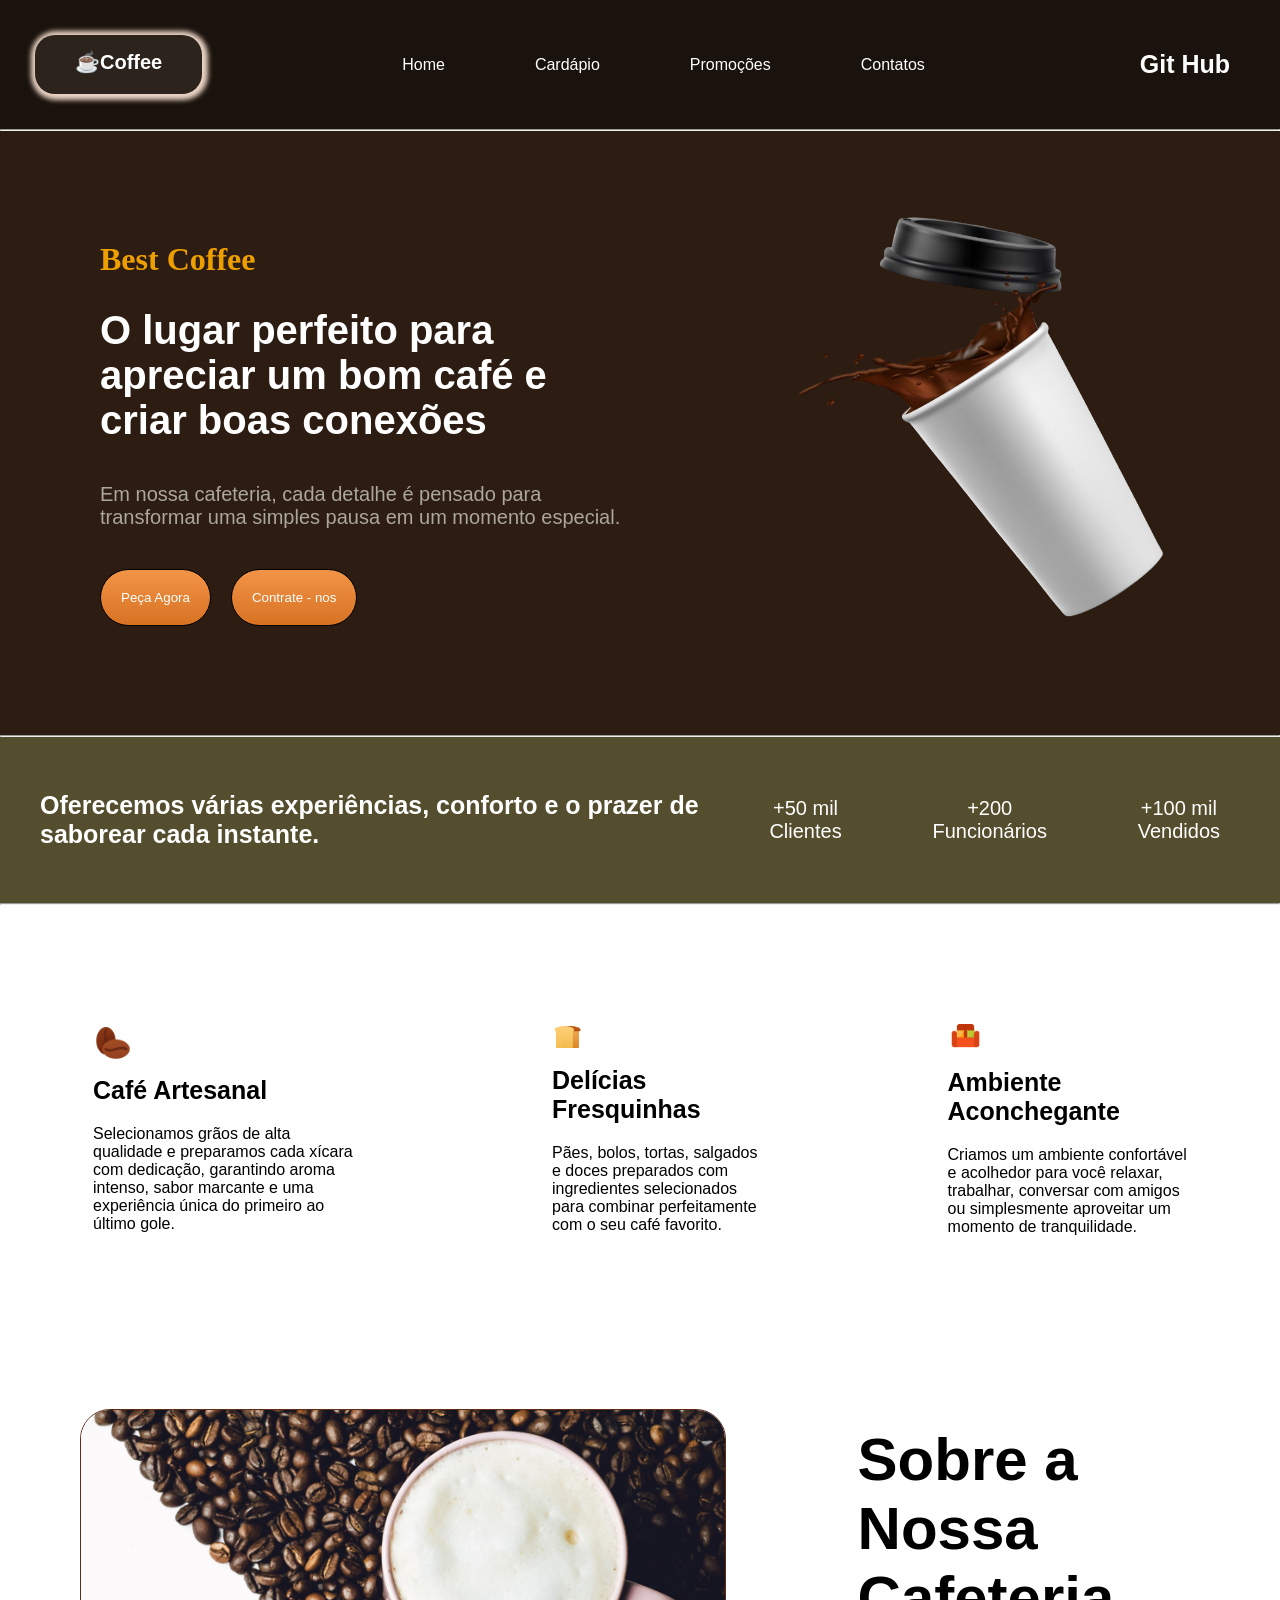
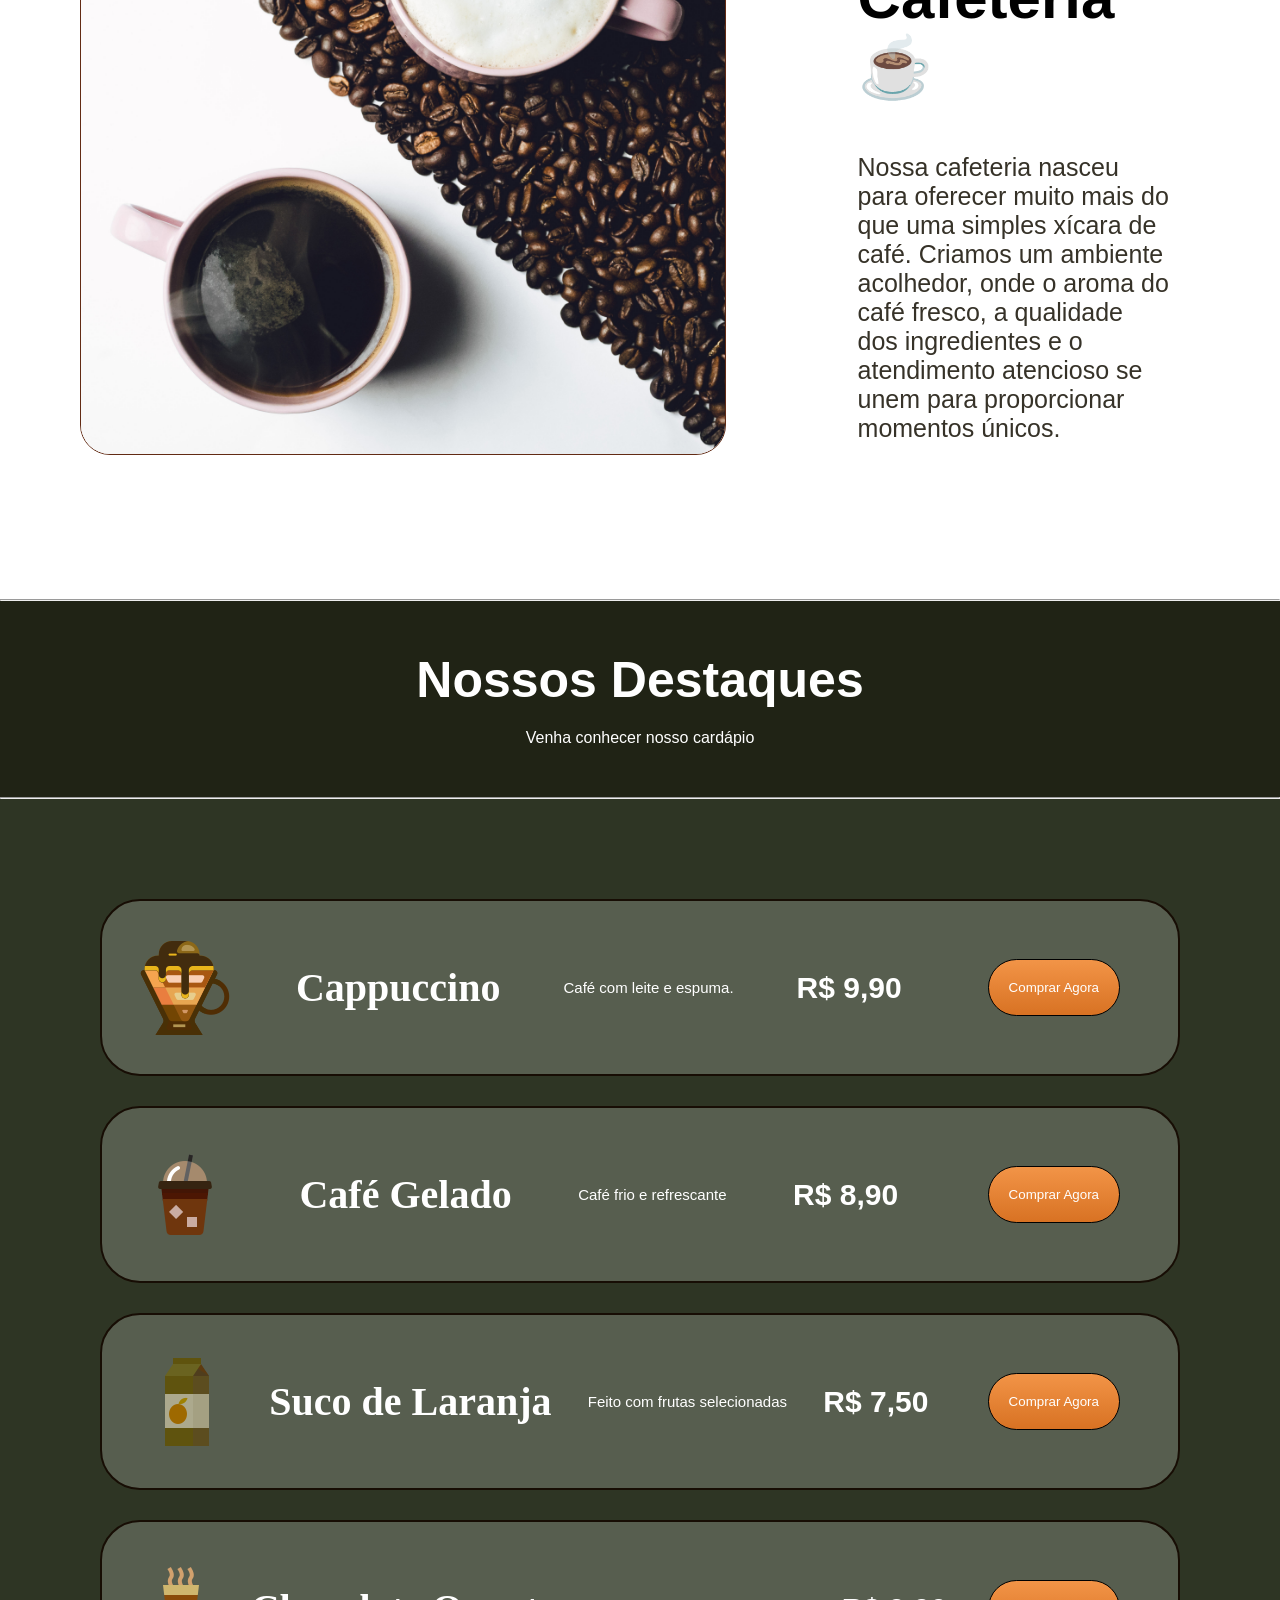
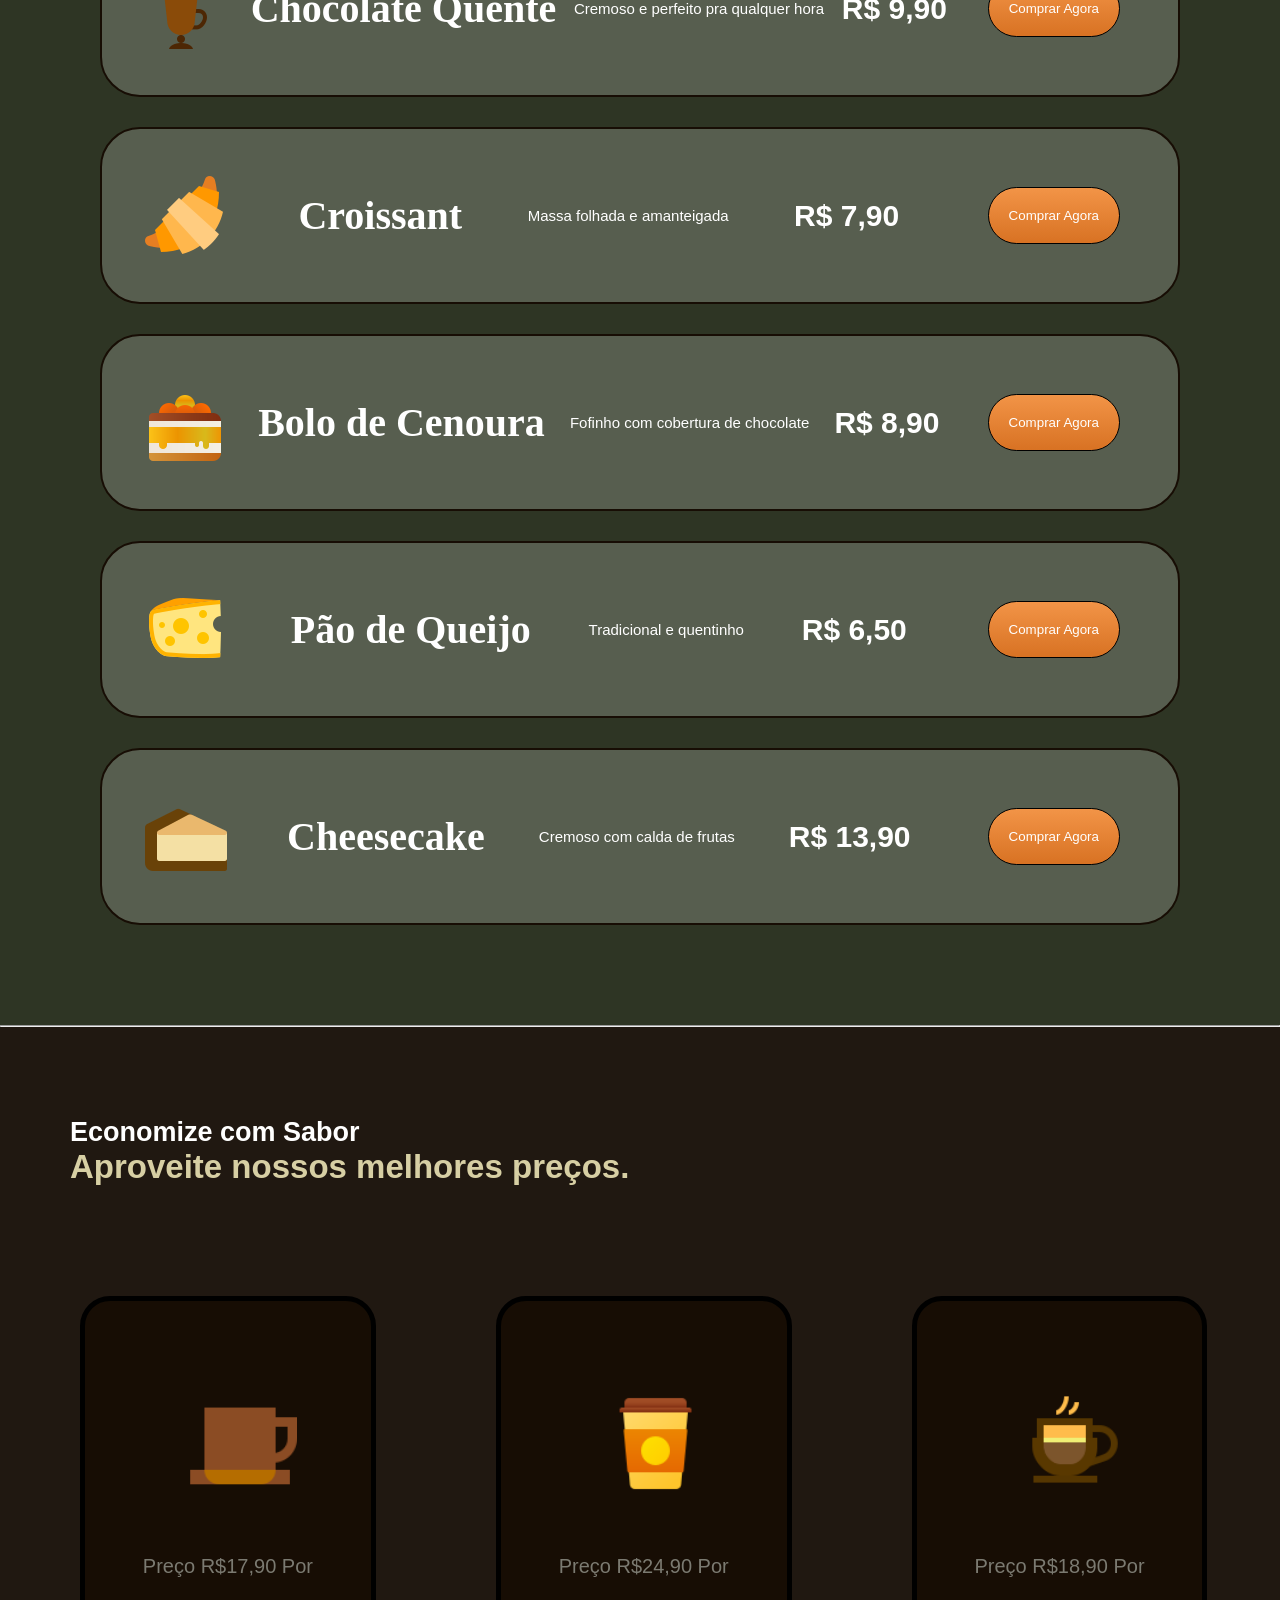
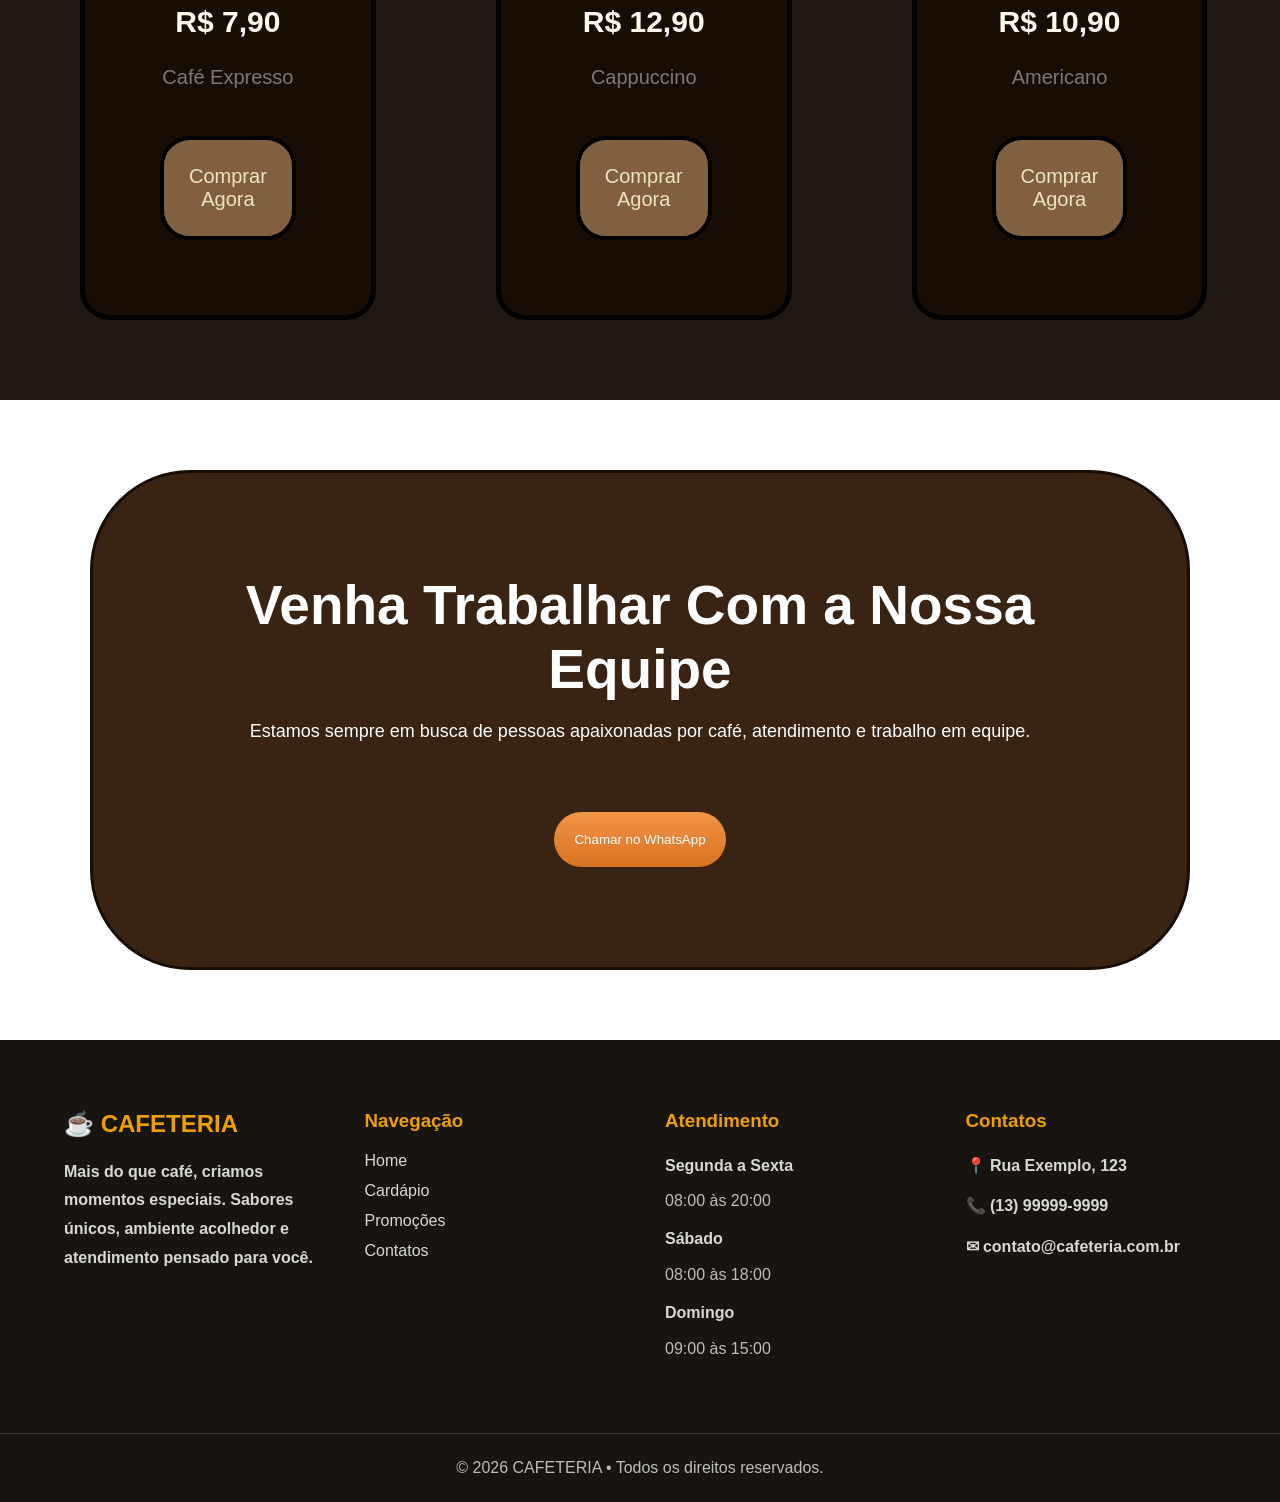
<file: Landing-Page-Cafeteria/Landing Page - Cafeteria 2/index.html>
<!DOCTYPE html>
<html lang="pt-BR">

<head>
    <meta charset="UTF-8">
    <meta name="viewport" content="width=device-width, initial-scale=1.0">
    <link rel="stylesheet" href="style.css">
    <title>Website Cafeteria</title>
</head>

<body>
    <header>
        <section class="NavBar">
            <div class="container">
                <nav>
                    <div class="logo">
                        <span><b>☕Coffee</b></span>
                    </div>

                    <ul>
                        <li><a href="#Home">Home</a></li>
                        <li><a href="#Cardápio">Cardápio</a></li>
                        <li><a href="#Promoções">Promoções</a></li>
                        <li><a href="#Contatos">Contatos</a></li>
                    </ul>

                    <div class="github">
                        <span><b>Git Hub</b></span>
                    </div>

                    <div class="menu-icon">
                        <img src="./imagens/menu.png" alt="imagem-tres-barras">
                    </div>

                </nav>
                <hr>
            </div>
        </section>
    </header>

    <main>

        <!--Começo da Parte 1 do Main-->
        <div id="Home">
            <section class="Section-Main">

                <div class="container">

                    <div class="main-text">

                        <h2>Best Coffee<h2>
                                <h1>O lugar perfeito para apreciar um bom café e criar boas conexões</h1>
                                <p>Em nossa cafeteria, cada detalhe é pensado para transformar uma simples pausa em um
                                    momento especial.</p>

                                <div class="botões">
                                    <li><a href="#"><button>Peça Agora</button></a></li>
                                    <li><a href="#" class="transparente"><button>Contrate - nos</button></a></li>
                                </div>

                    </div>

                    <div class="main-img">
                        <img src="./imagens/magnific__background__33252.png" alt="Copo-de-Café-Derramado">
                    </div>

                </div>

            </section>
        </div>
        <hr>

        <!--Fim da 1 Parte do Main-->

        <!--Começo da Parte 2 do Main-->

        <section class="Bloco-Clientes">

            <div class="container">

                <div class="Clientes">
                    <h2>Oferecemos várias experiências, conforto e o prazer de <br> saborear cada instante.</h2>

                    <p>
                        +50 mil <br>
                        Clientes
                    </p>

                    <p>
                        +200 <br>
                        Funcionários
                    </p>

                    <p>
                        +100 mil <br>
                        Vendidos
                    </p>
                </div>

            </div>

        </section>

        <hr>

        <!--Fim Da Parte 2 do Main-->

        <!--Começo da Parte 3 do Main-->

        <section class="card-item">
            <div class="container">
                <div class="card">
                    <img src="./imagens/icons8-grãos-de-café-96.png" alt="Grão-de-Café">
                    <h2>Café Artesanal</h2>
                    <p>Selecionamos grãos de alta qualidade e preparamos cada xícara com dedicação, garantindo aroma
                        intenso, sabor marcante e uma experiência única do primeiro ao último gole.</p>
                </div>

                <div class="card">
                    <img src="./imagens/icons8-pão-96.png" alt="Pão">
                    <h2>Delícias Fresquinhas</h2>
                    <p>Pães, bolos, tortas, salgados e doces preparados com ingredientes selecionados para combinar
                        perfeitamente com o seu café favorito.</p>
                </div>

                <div class="card">
                    <img src="./imagens/icons8-aconchegante-96.png" alt="sofá">
                    <h2>Ambiente Aconchegante</h2>
                    <p>Criamos um ambiente confortável e acolhedor para você relaxar, trabalhar, conversar com amigos ou
                        simplesmente aproveitar um momento de tranquilidade.</p>
                </div>
            </div>
        </section>

        <!--Fim Da Parte 3 do Main-->

        <!--Começo da Parte 4 do Main-->

        <section class="Text-Img">
            <div class="container">
                <div class="Bloco-img">
                    <img src="./imagens/cup-coffee-stands-white-table-cup-milk-table-covered-with-coffee-grains.jpg"
                        alt="Imagem-de-2-Cafés">
                </div>

                <div class="Bloco-Text">
                    <h2>Sobre a Nossa Cafeteria ☕</h2>
                    <p>Nossa cafeteria nasceu para oferecer muito mais do que uma simples xícara de café. Criamos um
                        ambiente acolhedor, onde o aroma do café fresco, a qualidade dos ingredientes e o atendimento
                        atencioso se unem para proporcionar momentos únicos.</p>
                </div>
            </div>
        </section>

        <hr class="linha">

        <div id="Cardápio">

            <section class="Titulo-Cardapio">
                <div class="container">
                    <div class="Titulo">
                        <h1>Nossos Destaques</h1>
                        <p>Venha conhecer nosso cardápio</p>
                    </div>
                </div>
            </section>

            <hr>

            <!--Fim da Parte 5 do Main-->

            <!--Começo da Parte 6 do Main-->

            <section class="Bloco-cardapio1">

                <div class="container">

                    <div class="card-1">
                        <img src="./imagens/icons8-cappuccino-96.png" alt="Cappuccino">
                        <h1>Cappuccino</h1>
                        <p>Café com leite e espuma.</p>
                        <p class="p1">R$ 9,90</p>
                        <li><a href="pagamento.html?item=Cappuccino"><button>Comprar Agora</button></a></li>
                    </div>

                    <div class="card-1">
                        <img src="./imagens/icons8-café-gelado-96.png" alt="Café-Gelado">
                        <h1>Café Gelado</h1>
                        <p>Café frio e refrescante</p>
                        <p class="p1">R$ 8,90</p>
                        <li><a href="pagamento.html?item=CafeGelado"><button>Comprar Agora</button></a></li>
                    </div>

                    <div class="card-1">
                        <img src="./imagens/icons8-caixa-de-suco-de-laranja-96.png" alt="Suco-de-Laranja">
                        <h1>Suco de Laranja</h1>
                        <p>Feito com frutas selecionadas</p>
                        <p class="p1">R$ 7,50</p>
                        <li><a href="pagamento.html?item=SucoLaranja"><button>Comprar Agora</button></a></li>
                    </div>

                    <div class="card-1">
                        <img src="./imagens/icons8-chocolate-quente-96.png" alt="Chocolate-Quente">
                        <h1>Chocolate Quente</h1>
                        <p>Cremoso e perfeito pra qualquer hora</p>
                        <p class="p1">R$ 9,90</p>
                        <li><a href="pagamento.html?item=ChocolateQuente"><button>Comprar Agora</button></a></li>
                    </div>

                    <div class="card-1">
                        <img src="./imagens/icons8-croissant-96.png" height="96" width="96" alt="Croissant">
                        <h1>Croissant</h1>
                        <p>Massa folhada e amanteigada</p>
                        <p class="p1">R$ 7,90</p>
                        <li><a href="pagamento.html?item=Croissant"><button>Comprar Agora</button></a></li>
                    </div>

                    <div class="card-1">
                        <img src="./imagens/icons8-bolo-96.png" alt="Bolo-de-Cenoura">
                        <h1>Bolo de Cenoura</h1>
                        <p>Fofinho com cobertura de chocolate</p>
                        <p class="p1">R$ 8,90</p>
                        <li><a href="pagamento.html?item=BoloCenoura"><button>Comprar Agora</button></a></li>
                    </div>

                    <div class="card-1">
                        <img src="./imagens/icons8-queijo-96.png" alt="Pão-de-Queijo">
                        <h1>Pão de Queijo</h1>
                        <p>Tradicional e quentinho</p>
                        <p class="p1">R$ 6,50</p>
                        <li><a href="pagamento.html?item=PaoQueijo"><button>Comprar Agora</button></a></li>
                    </div>

                    <div class="card-1">
                        <img src="./imagens/icons8-bolo-de-queijo-96.png" alt="Cheesecake">
                        <h1>Cheesecake</h1>
                        <p>Cremoso com calda de frutas</p>
                        <p class="p1">R$ 13,90</p>
                        <li><a href="pagamento.html?item=PaoQueijo"><button>Comprar Agora</button></a></li>
                    </div>

                </div>

            </section>
        </div>

        <!--Fim da Parte 6 do Main-->

        <hr>

        <!--Começo da Parte 7 do Main-->
        <div id="Promoções">
            <section class="Promoções">

                <div class="container">

                    <div class="mini-titulo">
                        <h2>Economize com Sabor</h2>
                        <h1><b>Aproveite nossos melhores preços.</b></h1>
                    </div>

                    <div class="Cards">

                        <div class="cards">
                            <img src="./imagens/icons8-café-96 (3).png" alt="Copo-de-café-azul">
                            <p>Preço R$17,90 Por</p>
                            <h2><b>R$ 7,90</b></h2>
                            <p>Café Expresso</p>
                            <li><a href="#"><button>Comprar Agora</button></a></li>
                        </div>

                        <div class="cards">
                            <img src="./imagens/icons8-café-para-viagem-96.png" alt="Copo-de-café-azul">
                            <p>Preço R$24,90 Por</p>
                            <h2><b>R$ 12,90</b></h2>
                            <p>Cappuccino</p>
                            <li><a href="#"><button>Comprar Agora</button></a></li>
                        </div>

                        <div class="cards">
                            <img src="./imagens/icons8-café-100 (1).png" alt="Copo-de-café-azul">
                            <p>Preço R$18,90 Por</p>
                            <h2><b>R$ 10,90</b></h2>
                            <p>Americano</p>
                            <li><a href="#"><button>Comprar Agora</button></a></li>
                        </div>

                    </div>

                </div>

            </section>
        </div>



        <!--Fim da Parte 7 do Main-->


        <section class="Bloco-WhatsApp">
            <div class="container">
                <div class="WhatsApp">
                    <h1>Venha Trabalhar Com a Nossa Equipe</h1>
                    <p>Estamos sempre em busca de pessoas apaixonadas por café,
                    atendimento e trabalho em equipe.</p>
                    <li><a href="https://wa.me/5513999999999" target="_blank"><button>Chamar no WhatsApp</button></a></li>
                </div>
            </div>
        </section>
    </main>

    <footer class="footer">
        <div id="Contatos">
            <div class="footer-container">

                <!-- Logo -->
                <div class="footer-col">
                    <h2>☕ CAFETERIA</h2>
                    <p>
                        Mais do que café, criamos momentos especiais.
                        Sabores únicos, ambiente acolhedor e atendimento
                        pensado para você.
                    </p>
                </div>

                <!-- Navegação -->
                <div class="footer-col">
                    <h3>Navegação</h3>

                    <a href="#Home">Home</a>
                    <a href="#Cardápio">Cardápio</a>
                    <a href="#Promoções">Promoções</a>
                    <a href="#Contatos">Contatos</a>
                </div>

                <!-- Atendimento -->
                <div class="footer-col">
                    <h3>Atendimento</h3>

                    <p>Segunda a Sexta</p>
                    <span>08:00 às 20:00</span>

                    <p>Sábado</p>
                    <span>08:00 às 18:00</span>

                    <p>Domingo</p>
                    <span>09:00 às 15:00</span>
                </div>

                <!-- Contato -->
                <div class="footer-col">
                    <h3>Contatos</h3>

                    <p>📍 Rua Exemplo, 123</p>
                    <p>📞 (13) 99999-9999</p>
                    <p>✉ contato@cafeteria.com.br</p>

                </div>

            </div>

            <div class="footer-copy">
                © 2026 CAFETERIA • Todos os direitos reservados.
            </div>
        </div>
    </footer>

    <!--Fim do Footer-->

    <!--Fim do Site!-->

</body>

</html>
</file>
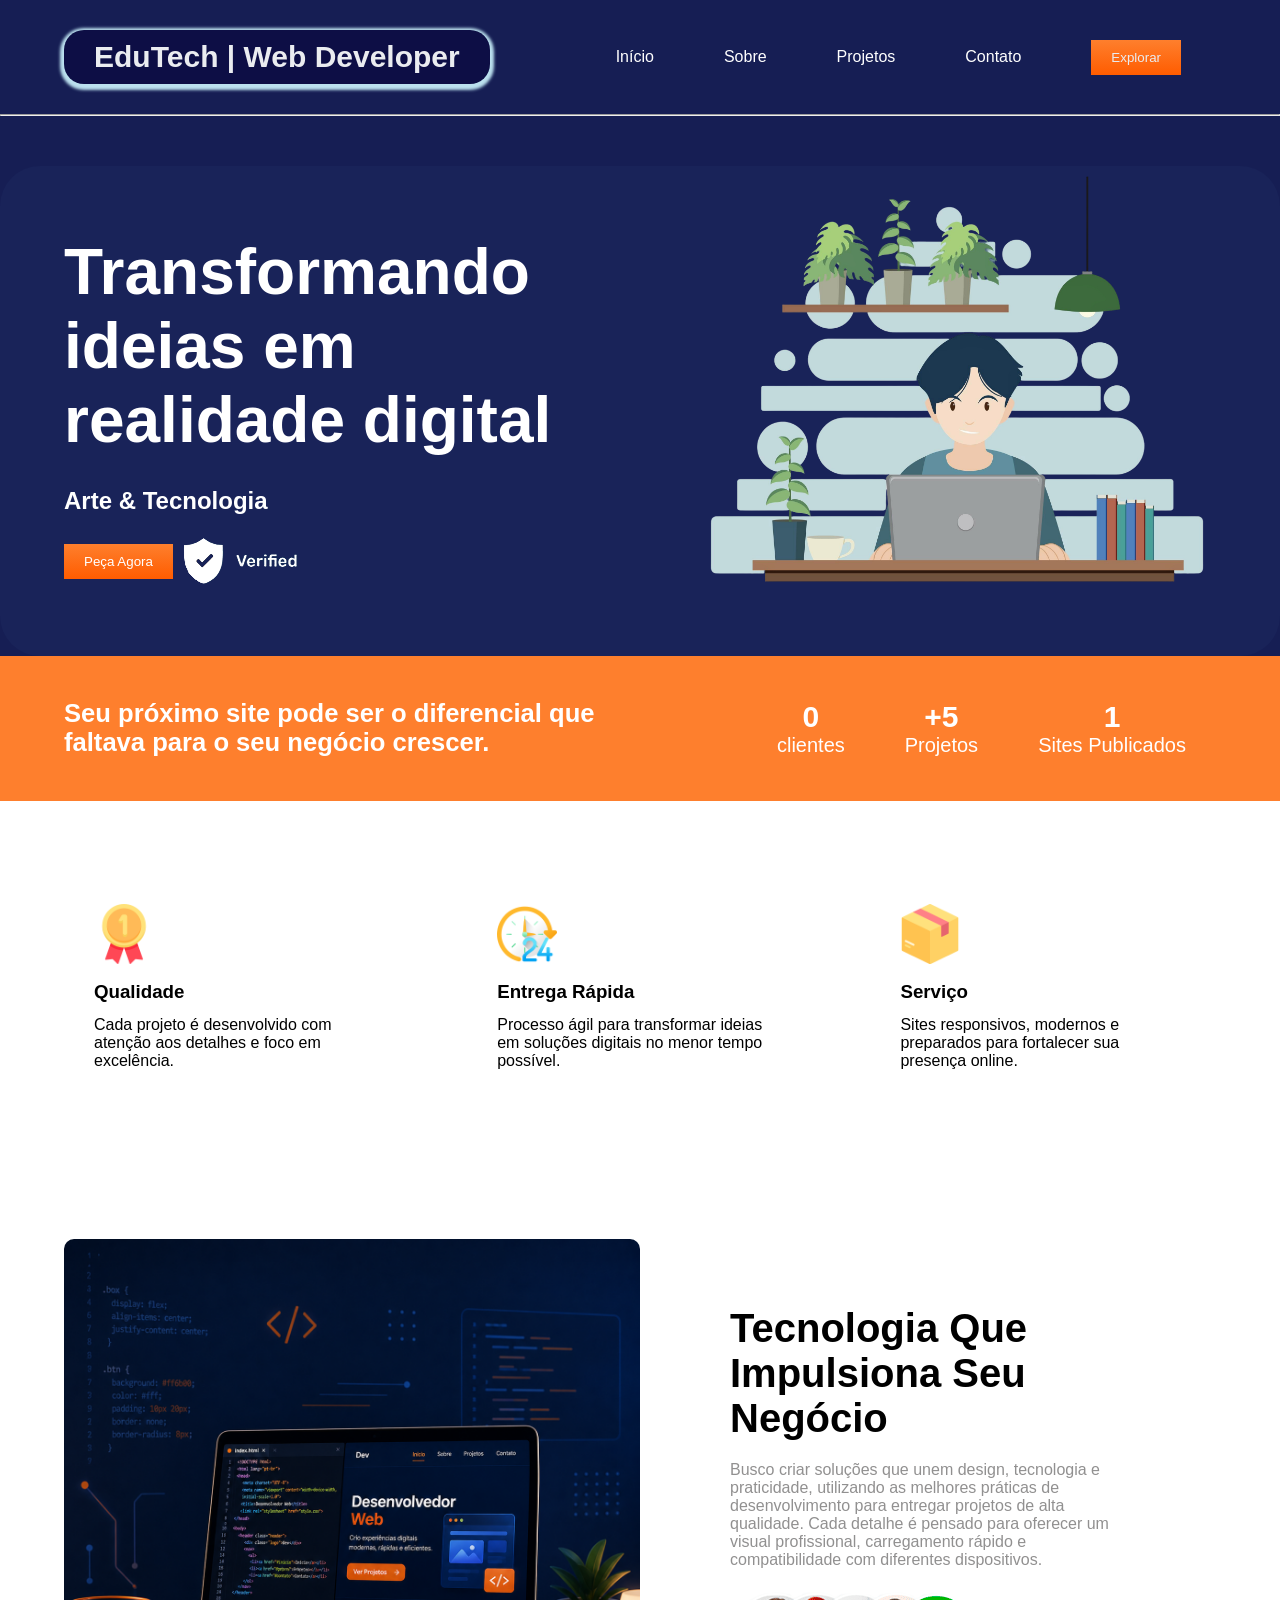
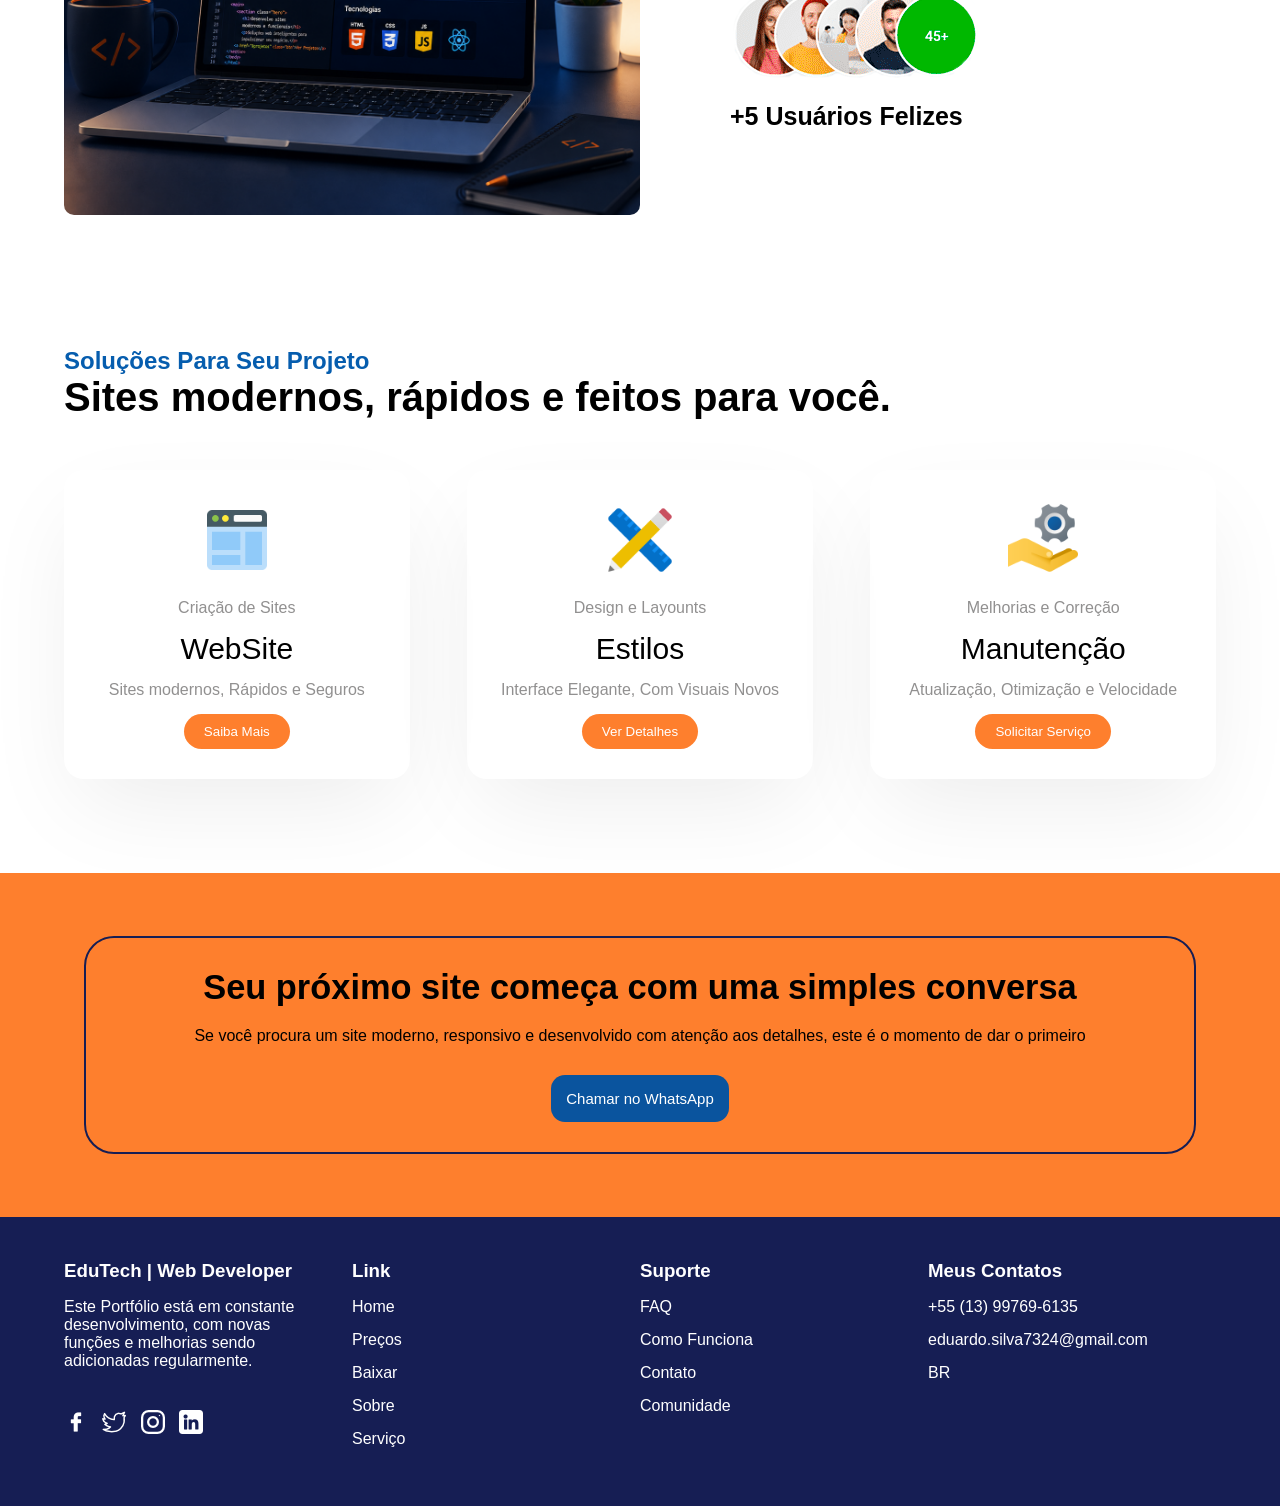
<file: Landing-Page-Portfólio/Landing Page - web site/index.html>
<!DOCTYPE html>
<html lang="en">

<head>
    <meta charset="UTF-8">
    <meta name="viewport" content="width=device-width, initial-scale=1.0">
    <link rel="stylesheet" href="style.css">
    <title>EduTech</title>
</head>

<body>

    <!-- Cor de Fundo do site -->

    <div class="background_color">

        <!-- Começo do Header -->

        <header>

            <!--Container-->

            <div class="Container">

                <nav>

                    <div class="logo">
                        EduTech | Web Developer
                    </div>


                    <ul class="ul">
                        <li> <a href="#">Início</a> </li>
                        <li> <a href="#">Sobre</a> </li>
                        <li> <a href="#">Projetos</a> </li>
                        <li> <a href="#">Contato</a> </li>
                        <li> <a href="./HTML/explorar.html" target="_blank"><button
                                    class="btn-gradient">Explorar</button></a> </li>
                    </ul>

                    <div class="menu-icon">
                        <img src="./imagens/menu.png" alt="icone de menu">
                    </div>
                    
                </nav>
            </div>

            <hr>

        </header>
        <!-- Fim do Header -->

        <!-- Começo do Main -->

        <main>
            <!-- Container -->
            <div class="Container">
                <!-- Meu Texto de Início -->
                <div class="main-text">
                    <h1>Transformando ideias em realidade digital</h1>
                    <h2>Arte & Tecnologia</h2>
                    <div>
                        <button class="btn-gradient"><a href="./HTML/peça-agora.html" target="_blank">Peça
                                Agora</a></button>
                        <img src="./imagens/verificado.png" alt="Verificado">
                    </div>
                </div>
                <!-- Fim do Meu texto de Início -->
                <!-- Começo Main Img-->
                <div class="main-img">
                    <img src="./imagens/man-working-using-laptop-flat-design.png" alt="Imagem_developer">
                </div>
                <!-- Fim Main img -->
            </div>
            <!-- Fim do Container-->
        </main>
        <!-- Fim do Main -->
    </div>
    <!--Fim do Background_two -->
    <!--Começo de Resultados-->
    <section class="resultados">
        <!--Começo do Container-->
        <div class="Container">
            <!-- Começo resultados-texto-->
            <div class="resultados-texto">
                Seu próximo site pode ser o diferencial que faltava para o seu negócio crescer.
            </div>
            <!-- Fim resultados-text-->
            <div class="resultados-numero">
                <p>
                    <span>0</span> <br>
                    clientes
                </p>

                <p>
                    <span>+5</span> <br>
                    Projetos
                </p>

                <p>
                    <span>1</span> <br>
                    Sites Publicados
                </p>
            </div>
        </div>
        <!--Fim do Container-->
    </section>
    <!--Fim dos Resultados-->
    <!-- Inicio de Diferenciais - section -->
    <section class="diferenciais">
        <div class="Container">
            <div class="card">
                <img src="./imagens/medal.png" alt="medalha">
                <h3 class="titulo">Qualidade</h3>
                <p>
                    Cada projeto é desenvolvido com atenção aos detalhes e foco em excelência.
                </p>
            </div>

            <div class="card">
                <img src="./imagens/24h.png" alt="Relogio">
                <h3 class="titulo">Entrega Rápida</h3>
                <p>
                    Processo ágil para transformar ideias em soluções digitais no menor tempo possível.
                </p>
            </div>

            <div class="card">
                <img src="./imagens/caixa.png" alt="Caixa">
                <h3 class="titulo">Serviço</h3>
                <p>
                    Sites responsivos, modernos e preparados para fortalecer sua presença online.
                </p>
            </div>
        </div>
    </section>
    <!-- Fim de Diferenciais - section -->
    <!--Começo section computador-->
    <section class="computador">
        <div class="Container">
            <div class="computador-img">
                <img src="./imagens/Imagem-do-site-computador-programação.png" alt="Imagem-computador">
            </div>
            <div class="computador-text">
                <h2>Tecnologia Que Impulsiona Seu Negócio</h2>
                <p>
                    Busco criar soluções que unem design, tecnologia e praticidade, utilizando as melhores práticas de
                    desenvolvimento para entregar projetos de alta qualidade. Cada detalhe é pensado para oferecer um
                    visual profissional, carregamento rápido e compatibilidade com diferentes dispositivos.
                </p>
                <img src="./imagens/user-happy.png" alt="Pessoas felizes em bolinhas">
                <p>
                    <b>+5 Usuários Felizes</b>
                </p>
            </div>
        </div>

    </section>
    <!--Fim section computador-->
    <!--Começo de melhores-soluções-->
    <section class="melhores-soluções">
        <div class="Container">
            <p class="azul">Soluções Para Seu Projeto</p>
            <h2>Sites modernos, rápidos e feitos para você.</h2>
            <div class="cards">
                <!--Começo do card-item 1-->
                <div class="card-item">
                    <img src="./imagens/icons8-web-96.png" alt="Emoji-web">
                    <p class="Text-abaixoimg">Criação de Sites</p>
                    <p class="nome-card">WebSite</p>
                    <p class="endtext">
                        Sites modernos, Rápidos e Seguros
                    </p>
                    <button><a href="./HTML/Saiba-mais.html" target="_blank">Saiba Mais</a></button>
                </div>
                <!--fim do card-item 1-->
                <!--Começo do card-item 2-->
                <div class="card-item">
                    <img src="./imagens/icons8-design-96.png" alt="Emoji-Design">
                    <p class="Text-abaixoimg">Design e Layounts</p>
                    <p class="nome-card">Estilos</p>
                    <p class="endtext">
                        Interface Elegante, Com Visuais Novos
                    </p>
                    <button><a href="./HTML/Ver-detalhes.html" target="_blank">Ver Detalhes</a></a></button>
                </div>
                <!--fim do card-item 2-->
                <!--Começo do card-item 3-->
                <div class="card-item">
                    <img src="./imagens/icons8-serviço-96.png" alt="Emoji-Serviço">
                    <p class="Text-abaixoimg">Melhorias e Correção</p>
                    <p class="nome-card">Manutenção</p>
                    <p class="endtext">
                        Atualização, Otimização e Velocidade
                    </p>
                    <button><a href="./HTML/Solicitar-Serviço.html" target="_blank">Solicitar Serviço</a></button>
                </div>
                <!--fim do card-item 3-->
            </div>
        </div>
    </section>
    <!--Fim de melhores-soluções-->
    <!--Começo de Bloco-email-->
    <section class="bloco-email">
        <div class="Container">
            <div class="box-email">
                <h2> <b>Seu próximo site começa com uma simples conversa </b> </h2>
                <p> Se você procura um site moderno, responsivo e desenvolvido com atenção aos detalhes, este é o
                    momento
                    de dar o primeiro </passo>
                </p>
                <form>
                    <button><a href="https://wa.me/5513997696135" target="_blank">Chamar no WhatsApp</a></button>
                </form>
            </div>
        </div>
    </section>
    <!--Fim de Bloco-email-->
    <!--Começo de Footer-->
    <footer>
        <div class="Container">
            <!--Começo da Ul 1-->
            <ul>
                <h3>EduTech | Web Developer</h3>
                <p>Este Portfólio está em constante desenvolvimento, com novas <br> funções
                    e melhorias sendo <br> adicionadas regularmente.
                </p>
                <div class="rede-sociais">
                    <img src="./imagens/facebook.png" alt="Facebook">
                    <img src="./imagens/twitter.png" alt="Twitter">
                    <img src="./imagens/instagram.png" alt="Instagram">
                    <img src="./imagens/linkedin.png" alt="Linkedin">
                </div>
            </ul>
            <!--Fim da Ul 1-->
            <!--Começo da Ul 2-->
            <ul>
                <h3>Link</h3>
                <li> <a href="">Home</a> </li>
                <li> <a href="">Preços</a> </li>
                <li> <a href="">Baixar</a> </li>
                <li> <a href="">Sobre</a> </li>
                <li> <a href="">Serviço</a> </li>
            </ul>
            <!--Fim da Ul 2-->
            <!--Começo da Ul 3-->
            <ul>
                <h3>Suporte</h3>
                <li> <a href="">FAQ</a> </li>
                <li> <a href="">Como Funciona</a> </li>
                <li> <a href="">Contato</a> </li>
                <li> <a href="">Comunidade</a> </li>
            </ul>
            <!--Fim da Ul 3-->
            <!--Começo da Ul 4-->
            <ul>
                <h3>Meus Contatos</h3>
                <li>
                    <p>+55 (13) 99769-6135</p>
                </li>
                <li>
                    <p>eduardo.silva7324@gmail.com</p>
                </li>
                <li>
                    <p>BR</p>
                </li>
            </ul>
            <!--Fim da Ul 4-->
        </div>
    </footer>
    <!--Fim de Footer-->
    <script src="Portfolio.js"></script>
</body>

</html>
</file>
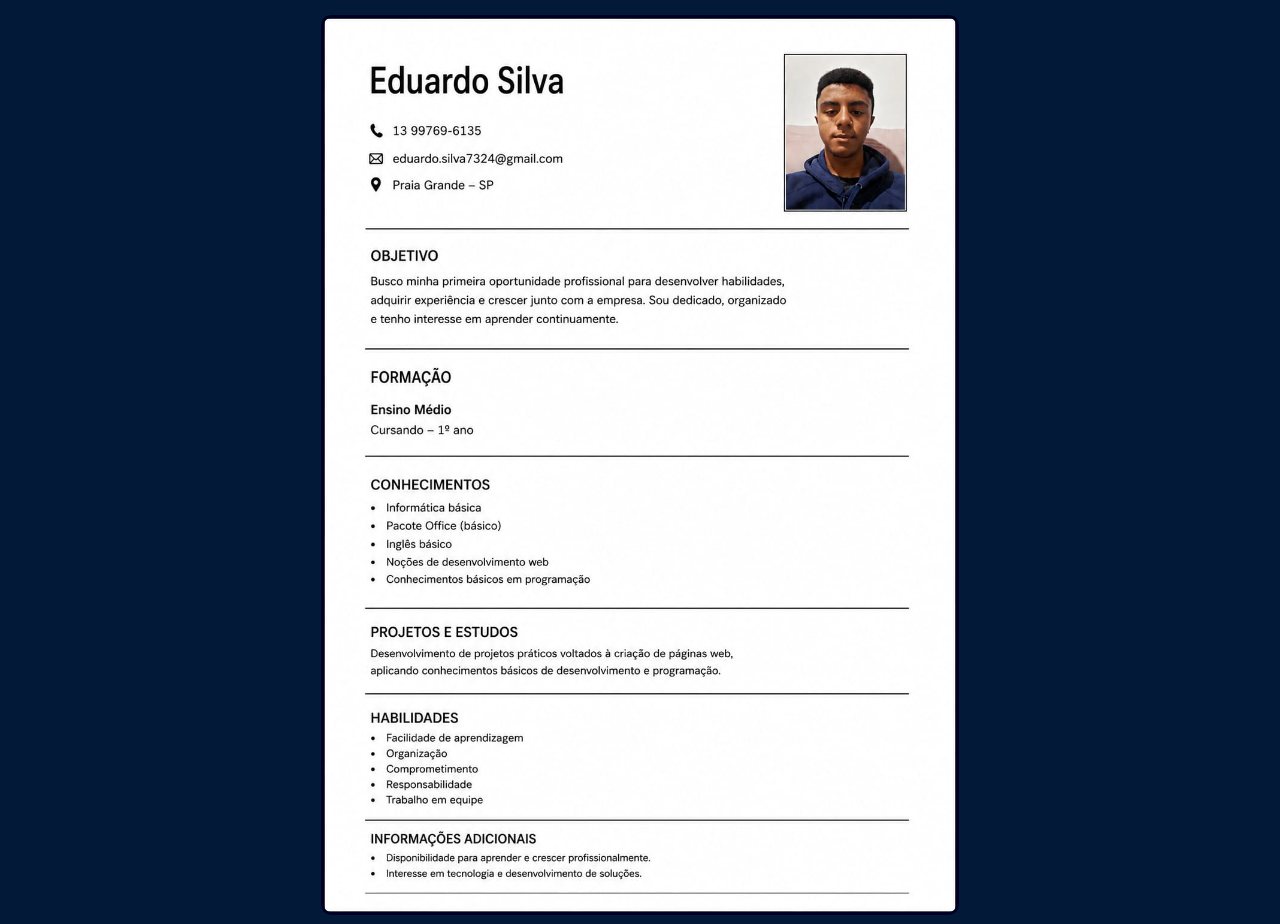
<file: currículo.html>
<!DOCTYPE html>
<html lang="en">
<head>
    <meta charset="UTF-8">
    <meta name="viewport" content="width=device-width, initial-scale=1.0">
    <link rel="stylesheet" href="currículo.css">
    <title>Currículo de Eduardo Silva</title>
</head>
<body>
    <img src="./img/WhatsApp Image 2026-08-17 at 17.09.40.jpeg" alt="Currículo">
</body>
</html>
</file>
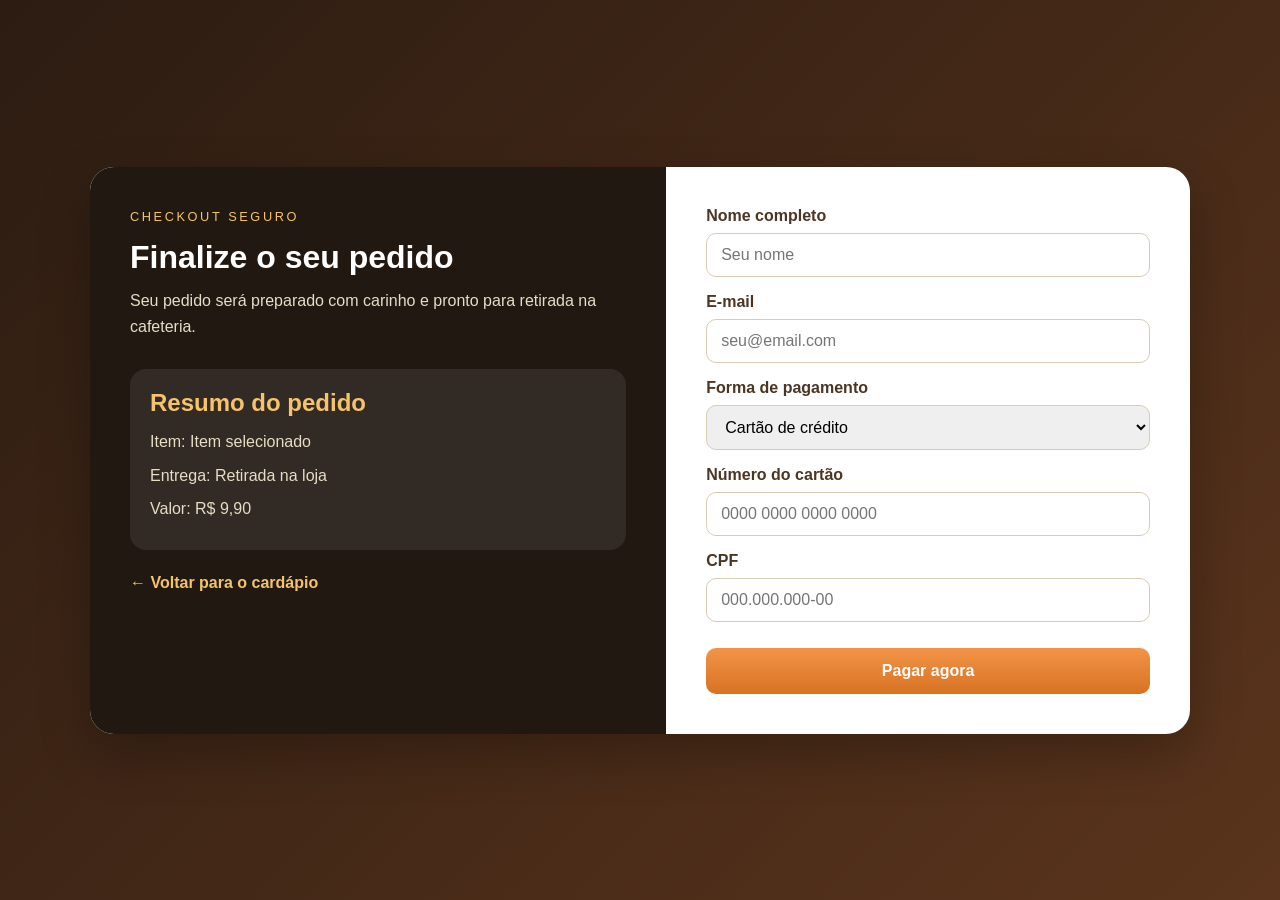
<file: Landing-Page-Cafeteria/Landing Page - Cafeteria 2/pagamento.html>
<!DOCTYPE html>
<html lang="pt-BR">

<head>
    <meta charset="UTF-8">
    <meta name="viewport" content="width=device-width, initial-scale=1.0">
    <link rel="stylesheet" href="style.css">
    <title>Pagamento - Cafeteria</title>
</head>

<body class="payment-body">
    <div class="payment-page">
        <div class="payment-card">
            <section class="payment-summary">
                <p class="eyebrow">Checkout seguro</p>
                <h1>Finalize o seu pedido</h1>
                <p>Seu pedido será preparado com carinho e pronto para retirada na cafeteria.</p>

                <div class="summary-box">
                    <h2>Resumo do pedido</h2>
                    <p id="item-name">Item: Cappuccino</p>
                    <p>Entrega: Retirada na loja</p>
                    <p>Valor: R$ 9,90</p>
                </div>

                <a href="index.html" class="back-link">← Voltar para o cardápio</a>
            </section>

            <section class="payment-form">
                <label>
                    Nome completo
                    <input type="text" placeholder="Seu nome">
                </label>

                <label>
                    E-mail
                    <input type="email" placeholder="seu@email.com">
                </label>

                <label>
                    Forma de pagamento
                    <select>
                        <option>Cartão de crédito</option>
                        <option>Pix</option>
                        <option>Boleto</option>
                    </select>
                </label>

                <label>
                    Número do cartão
                    <input type="text" placeholder="0000 0000 0000 0000">
                </label>

                <label>
                    CPF
                    <input type="text" placeholder="000.000.000-00">
                </label>

                <button type="button" onclick="mostrarMensagem()">Pagar agora</button>
                <p class="success-message" id="success-message">Pagamento confirmado! Seu pedido foi recebido.</p>
            </section>
        </div>
    </div>
    <script src="./script.js"></script>
</body>

</html>
</file>
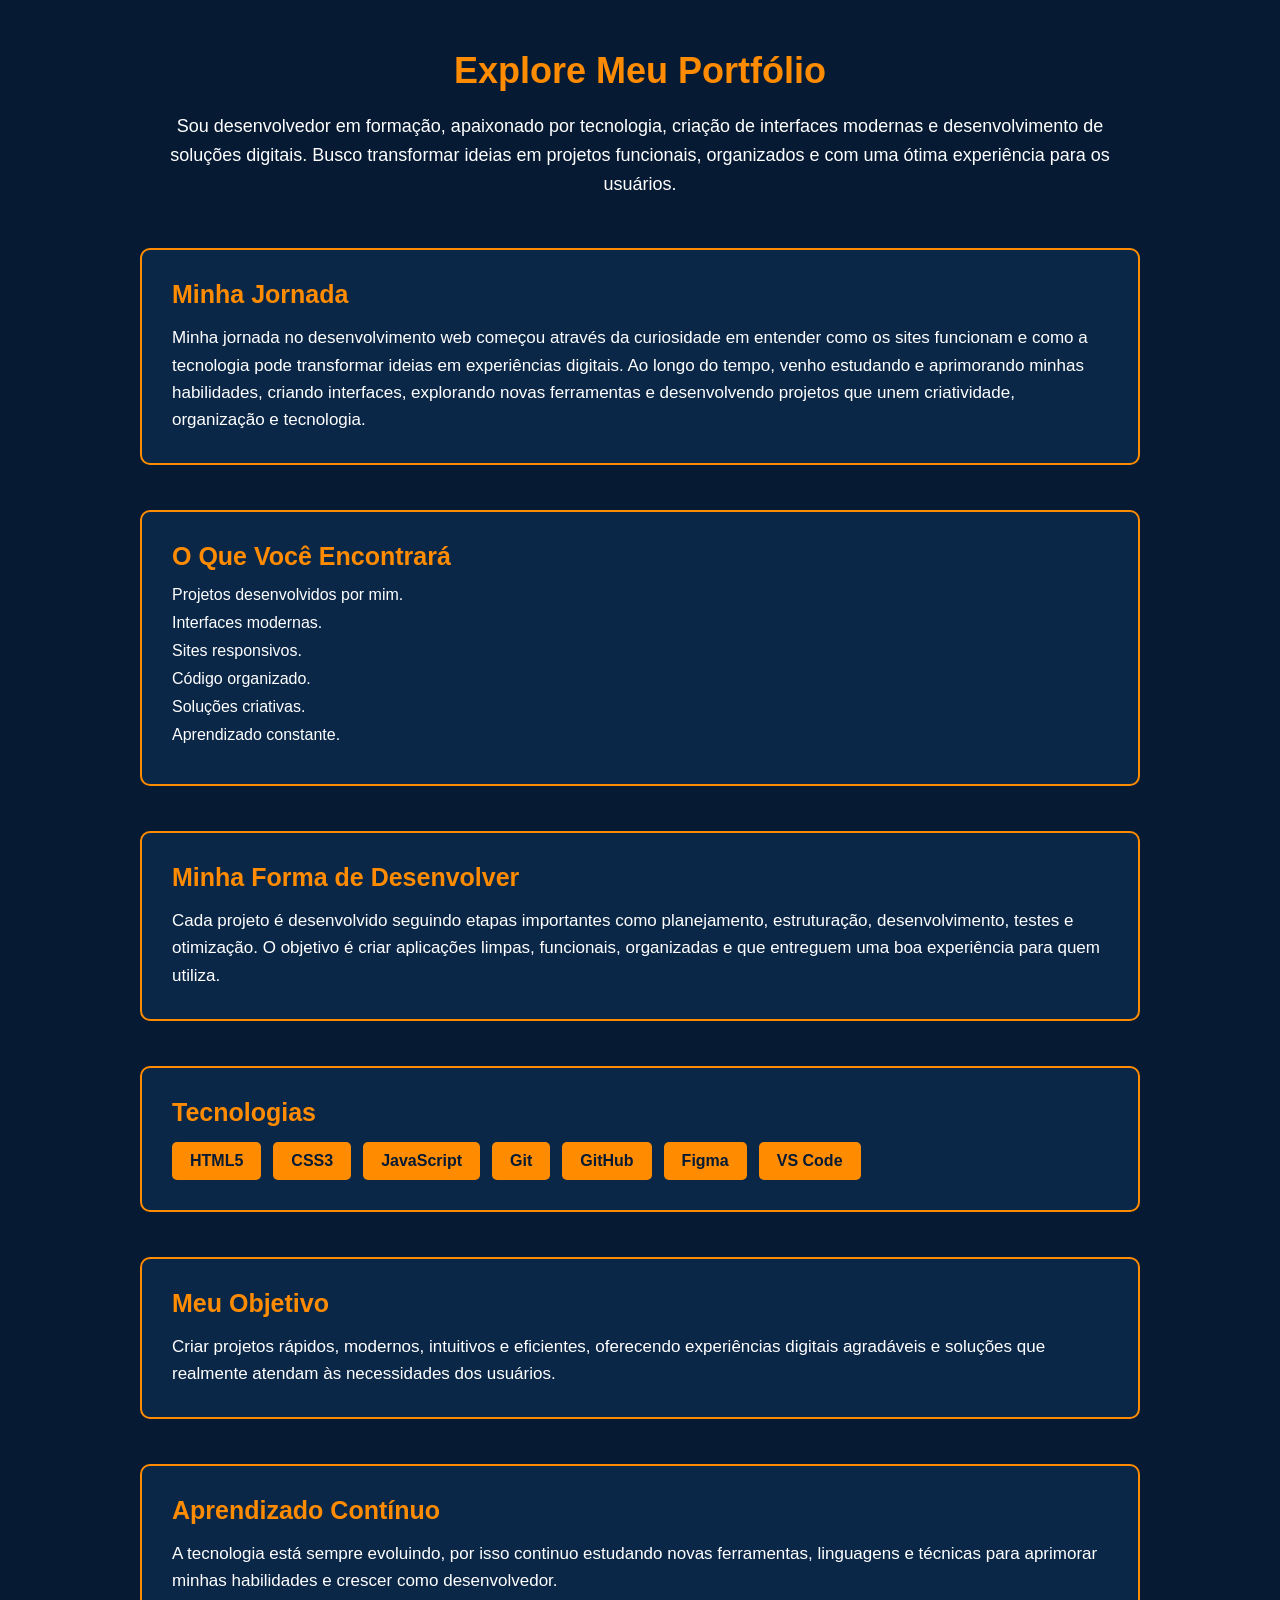
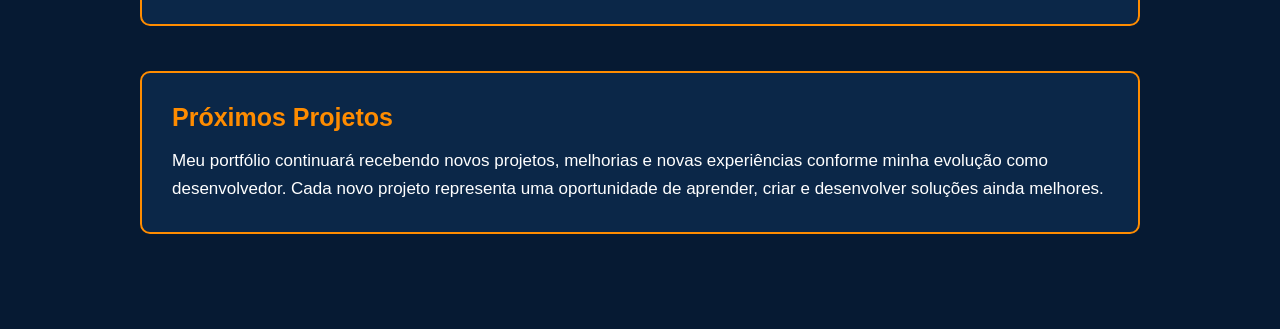
<file: Landing-Page-Portfólio/Landing Page - web site/HTML/explorar.html>
<!DOCTYPE html>
<html lang="pt-BR">

<head>
    <meta charset="UTF-8">
    <meta name="viewport" content="width=device-width, initial-scale=1.0">

    <title>Explorar Meu Portfólio</title>

    <link rel="stylesheet" href="../CSS/explorar.css">
</head>

<body>

    <main class="explore-container">

        <section class="intro">
            <h1>Explore Meu Portfólio</h1>

            <p>
                Sou desenvolvedor em formação, apaixonado por tecnologia,
                criação de interfaces modernas e desenvolvimento de soluções digitais.
                Busco transformar ideias em projetos funcionais, organizados e com uma
                ótima experiência para os usuários.
            </p>
        </section>


        <section class="content-section">

            <h2>Minha Jornada</h2>

            <p>
                Minha jornada no desenvolvimento web começou através da curiosidade
                em entender como os sites funcionam e como a tecnologia pode transformar
                ideias em experiências digitais.

                Ao longo do tempo, venho estudando e aprimorando minhas habilidades,
                criando interfaces, explorando novas ferramentas e desenvolvendo projetos
                que unem criatividade, organização e tecnologia.
            </p>

        </section>


        <section class="content-section">

            <h2>O Que Você Encontrará</h2>

            <ul>
                <li>Projetos desenvolvidos por mim.</li>
                <li>Interfaces modernas.</li>
                <li>Sites responsivos.</li>
                <li>Código organizado.</li>
                <li>Soluções criativas.</li>
                <li>Aprendizado constante.</li>
            </ul>

        </section>



        <section class="content-section">

            <h2>Minha Forma de Desenvolver</h2>

            <p>
                Cada projeto é desenvolvido seguindo etapas importantes como planejamento,
                estruturação, desenvolvimento, testes e otimização.

                O objetivo é criar aplicações limpas, funcionais, organizadas e que
                entreguem uma boa experiência para quem utiliza.
            </p>

        </section>



        <section class="content-section">

            <h2>Tecnologias</h2>

            <div class="technologies">

                <span>HTML5</span>
                <span>CSS3</span>
                <span>JavaScript</span>
                <span>Git</span>
                <span>GitHub</span>
                <span>Figma</span>
                <span>VS Code</span>

            </div>

        </section>



        <section class="content-section">

            <h2>Meu Objetivo</h2>

            <p>
                Criar projetos rápidos, modernos, intuitivos e eficientes,
                oferecendo experiências digitais agradáveis e soluções que realmente
                atendam às necessidades dos usuários.
            </p>

        </section>



        <section class="content-section">

            <h2>Aprendizado Contínuo</h2>

            <p>
                A tecnologia está sempre evoluindo, por isso continuo estudando novas
                ferramentas, linguagens e técnicas para aprimorar minhas habilidades
                e crescer como desenvolvedor.
            </p>

        </section>



        <section class="content-section">

            <h2>Próximos Projetos</h2>

            <p>
                Meu portfólio continuará recebendo novos projetos, melhorias e novas
                experiências conforme minha evolução como desenvolvedor.

                Cada novo projeto representa uma oportunidade de aprender, criar e
                desenvolver soluções ainda melhores.
            </p>

        </section>


    </main>


</body>

</html>
</file>
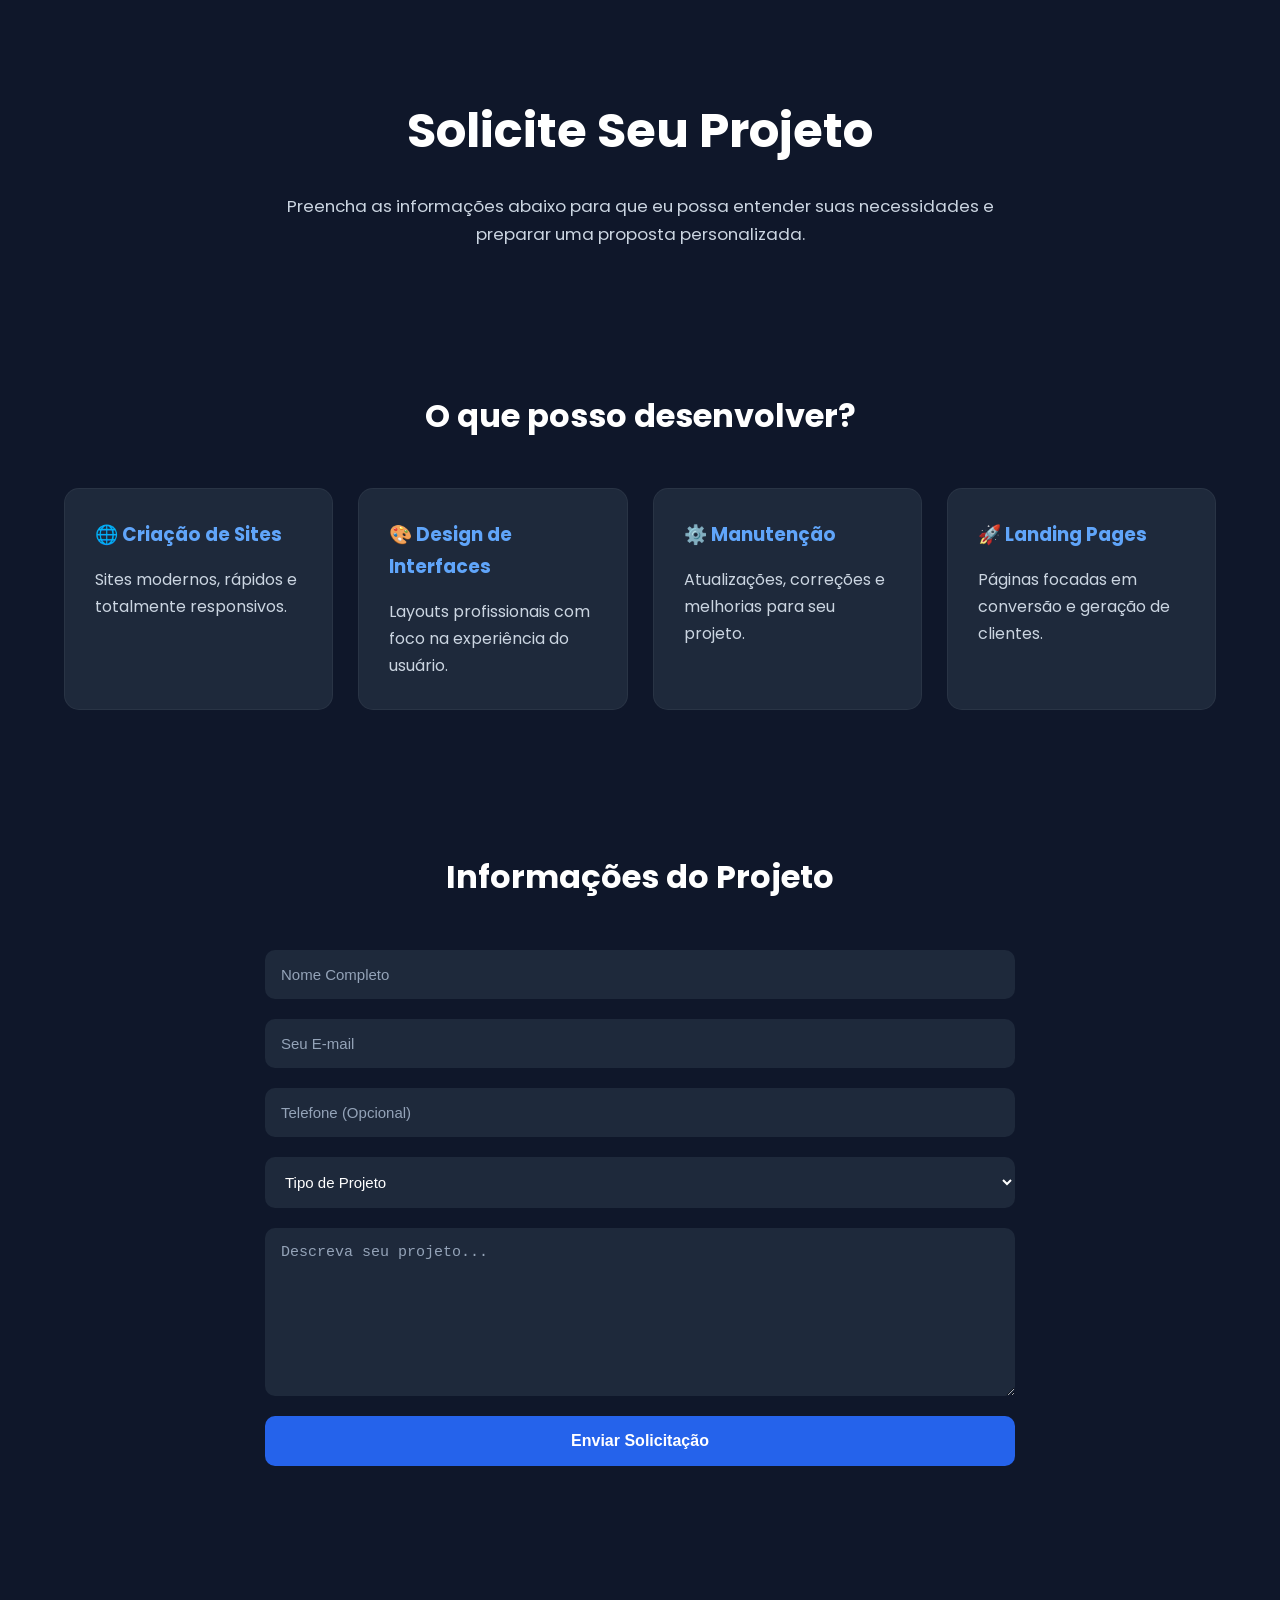
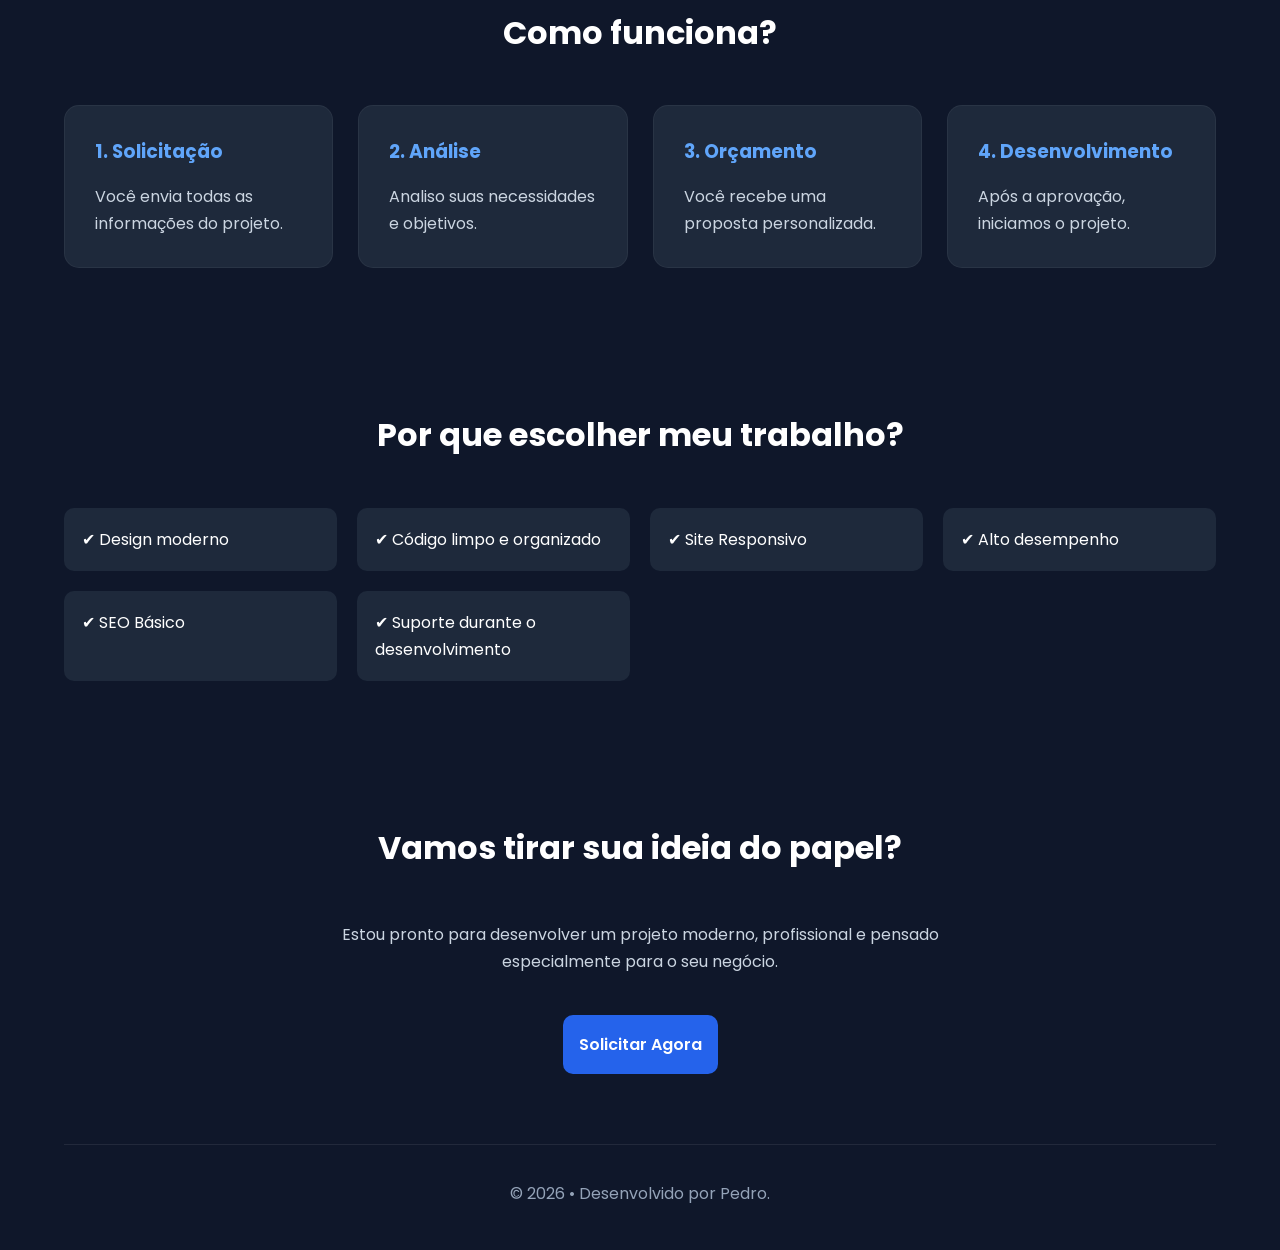
<file: Landing-Page-Portfólio/Landing Page - web site/HTML/peça-agora.html>
<!DOCTYPE html>
<html lang="pt-BR">

<head>
    <meta charset="UTF-8">
    <meta name="viewport" content="width=device-width, initial-scale=1.0">
    <title>Solicitar Projeto</title>

    <link rel="stylesheet" href="../CSS/peça-agora.css">

    <link rel="preconnect" href="https://fonts.googleapis.com">
    <link rel="preconnect" href="https://fonts.gstatic.com" crossorigin>

    <link href="https://fonts.googleapis.com/css2?family=Poppins:wght@300;400;500;600;700&display=swap"
        rel="stylesheet">
</head>

<body>

    <header class="hero">

        <h1>Solicite Seu Projeto</h1>

        <p>
            Preencha as informações abaixo para que eu possa entender
            suas necessidades e preparar uma proposta personalizada.
        </p>

    </header>

    <main>

        <section class="servicos">

            <h2>O que posso desenvolver?</h2>

            <div class="cards">

                <div class="card">
                    <h3>🌐 Criação de Sites</h3>
                    <p>Sites modernos, rápidos e totalmente responsivos.</p>
                </div>

                <div class="card">
                    <h3>🎨 Design de Interfaces</h3>
                    <p>Layouts profissionais com foco na experiência do usuário.</p>
                </div>

                <div class="card">
                    <h3>⚙️ Manutenção</h3>
                    <p>Atualizações, correções e melhorias para seu projeto.</p>
                </div>

                <div class="card">
                    <h3>🚀 Landing Pages</h3>
                    <p>Páginas focadas em conversão e geração de clientes.</p>
                </div>

            </div>

        </section>


        <section class="formulario">

            <h2>Informações do Projeto</h2>

            <form>

                <input type="text" placeholder="Nome Completo" required>

                <input type="email" placeholder="Seu E-mail" required>

                <input type="tel" placeholder="Telefone (Opcional)">

                <select required>

                    <option selected disabled>
                        Tipo de Projeto
                    </option>

                    <option>Site Institucional</option>

                    <option>Landing Page</option>

                    <option>Portfólio</option>

                    <option>Loja Virtual</option>

                    <option>Blog</option>

                    <option>Outro</option>

                </select>

                <textarea rows="8" placeholder="Descreva seu projeto..."></textarea>

                <button>
                    Enviar Solicitação
                </button>

            </form>

        </section>


        <section class="processo">

            <h2>Como funciona?</h2>

            <div class="cards">

                <div class="card">
                    <h3>1. Solicitação</h3>
                    <p>Você envia todas as informações do projeto.</p>
                </div>

                <div class="card">
                    <h3>2. Análise</h3>
                    <p>Analiso suas necessidades e objetivos.</p>
                </div>

                <div class="card">
                    <h3>3. Orçamento</h3>
                    <p>Você recebe uma proposta personalizada.</p>
                </div>

                <div class="card">
                    <h3>4. Desenvolvimento</h3>
                    <p>Após a aprovação, iniciamos o projeto.</p>
                </div>

            </div>

        </section>


        <section class="beneficios">

            <h2>Por que escolher meu trabalho?</h2>

            <ul>

                <li>✔ Design moderno</li>

                <li>✔ Código limpo e organizado</li>

                <li>✔ Site Responsivo</li>

                <li>✔ Alto desempenho</li>

                <li>✔ SEO Básico</li>

                <li>✔ Suporte durante o desenvolvimento</li>

            </ul>

        </section>


        <section class="final">

            <h2>Vamos tirar sua ideia do papel?</h2>

            <p>
                Estou pronto para desenvolver um projeto moderno,
                profissional e pensado especialmente para o seu negócio.
            </p>

            <a href="#">
                Solicitar Agora
            </a>

        </section>

    </main>

    <footer>

        <p>
            © 2026 • Desenvolvido por Pedro.
        </p>

    </footer>

</body>

</html>
</file>
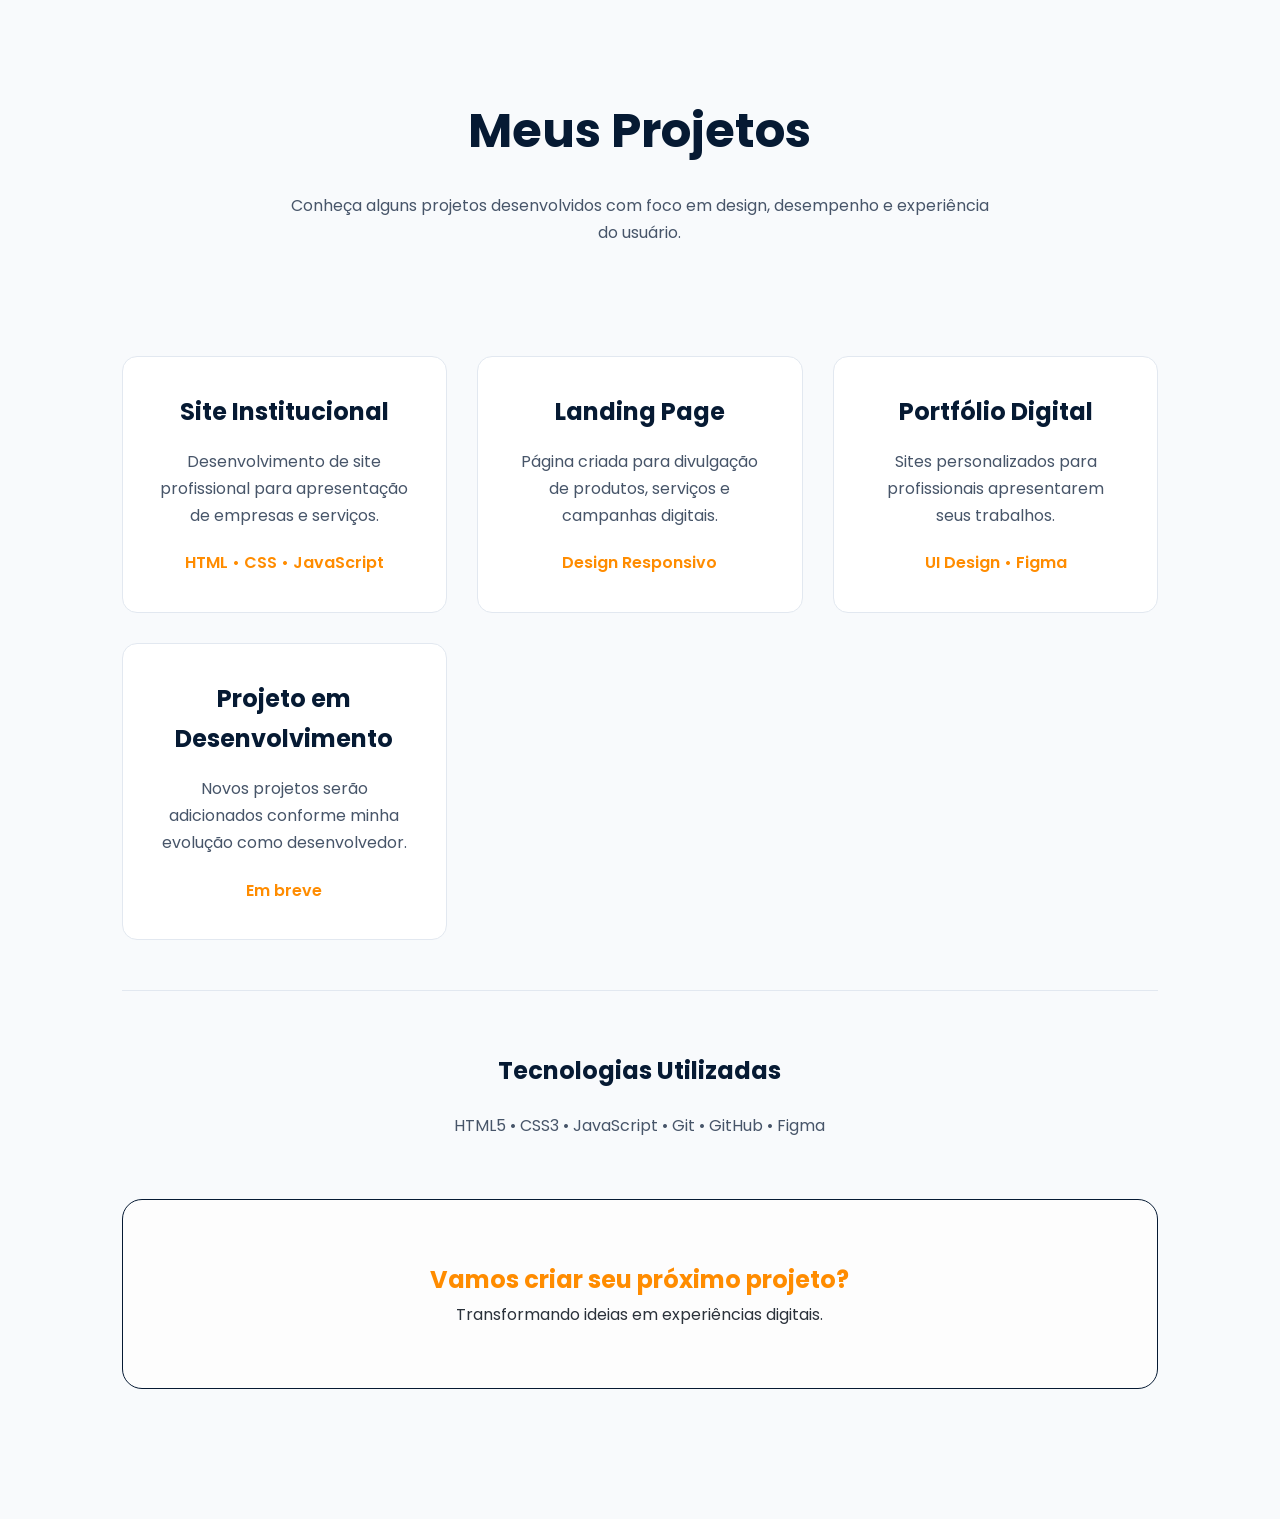
<file: Landing-Page-Portfólio/Landing Page - web site/HTML/Saiba-mais.html>
<!DOCTYPE html>
<html lang="pt-BR">

<head>

    <meta charset="UTF-8">
    <meta name="viewport" content="width=device-width, initial-scale=1.0">

    <title>Projetos</title>

    <link rel="stylesheet" href="../CSS/Saiba-mais.css">

</head>


<body>


<main class="projects-page">


    <header class="hero">

        <h1>Meus Projetos</h1>

        <p>
            Conheça alguns projetos desenvolvidos com foco
            em design, desempenho e experiência do usuário.
        </p>

    </header>




    <section class="projects">


        <div class="project-card">

            <h2>Site Institucional</h2>

            <p>
                Desenvolvimento de site profissional
                para apresentação de empresas e serviços.
            </p>

            <span>
                HTML • CSS • JavaScript
            </span>

        </div>




        <div class="project-card">

            <h2>Landing Page</h2>

            <p>
                Página criada para divulgação de produtos,
                serviços e campanhas digitais.
            </p>

            <span>
                Design Responsivo
            </span>

        </div>




        <div class="project-card">

            <h2>Portfólio Digital</h2>

            <p>
                Sites personalizados para profissionais
                apresentarem seus trabalhos.
            </p>

            <span>
                UI Design • Figma
            </span>

        </div>




        <div class="project-card">

            <h2>Projeto em Desenvolvimento</h2>

            <p>
                Novos projetos serão adicionados conforme
                minha evolução como desenvolvedor.
            </p>

            <span>
                Em breve
            </span>

        </div>


    </section>




    <section class="technologies">


        <h2>Tecnologias Utilizadas</h2>


        <p>
            HTML5 • CSS3 • JavaScript • Git • GitHub • Figma
        </p>


    </section>




    <footer>


        <h2>Vamos criar seu próximo projeto?</h2>


        <p>
            Transformando ideias em experiências digitais.
        </p>


    </footer>



</main>


</body>

</html>
</file>
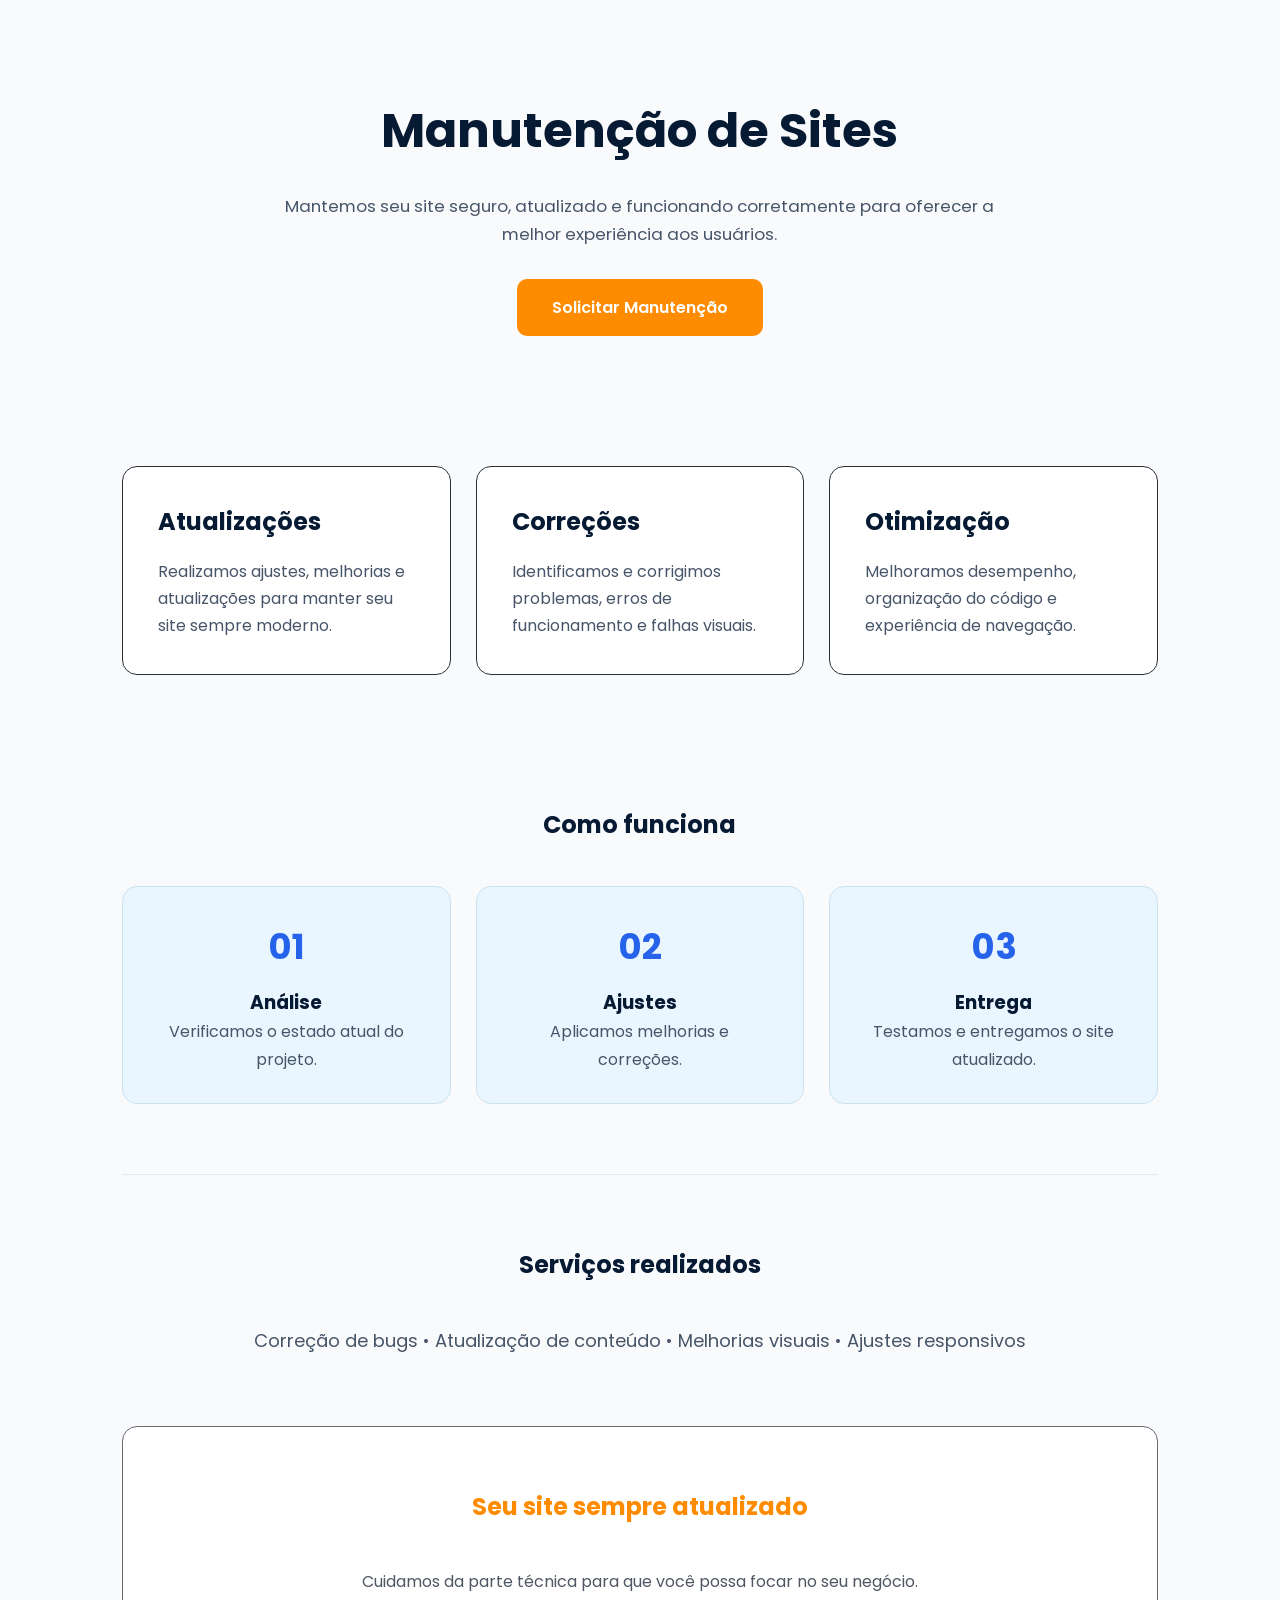
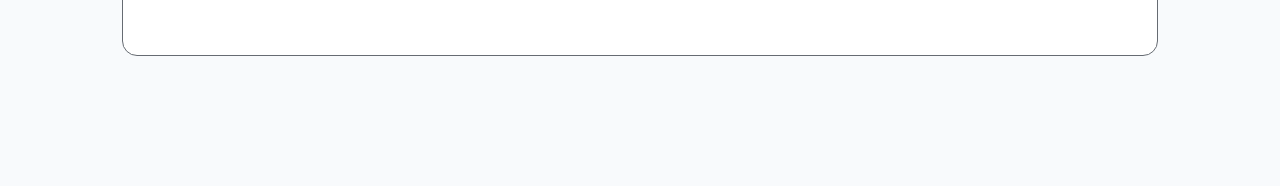
<file: Landing-Page-Portfólio/Landing Page - web site/HTML/Solicitar-Serviço.html>
<!DOCTYPE html>
<html lang="pt-BR">

<head>

    <meta charset="UTF-8">
    <meta name="viewport" content="width=device-width, initial-scale=1.0">

    <title>Manutenção de Sites</title>

    <link rel="stylesheet" href="../CSS/Solicitar-Serviço.css">

</head>


<body>


<main class="maintenance-page">


    <header class="hero">

        <h1>Manutenção de Sites</h1>

        <p>
            Mantemos seu site seguro, atualizado e funcionando
            corretamente para oferecer a melhor experiência aos usuários.
        </p>


        <a href="#" class="btn">
            Solicitar Manutenção
        </a>


    </header>



    <section class="services">


        <div class="service-item">

            <h2>Atualizações</h2>

            <p>
                Realizamos ajustes, melhorias e atualizações
                para manter seu site sempre moderno.
            </p>

        </div>



        <div class="service-item">

            <h2>Correções</h2>

            <p>
                Identificamos e corrigimos problemas,
                erros de funcionamento e falhas visuais.
            </p>

        </div>



        <div class="service-item">

            <h2>Otimização</h2>

            <p>
                Melhoramos desempenho, organização do código
                e experiência de navegação.
            </p>

        </div>


    </section>




    <section class="process">


        <h2>Como funciona</h2>


        <div class="steps">


            <div>

                <span>01</span>

                <h3>Análise</h3>

                <p>
                    Verificamos o estado atual do projeto.
                </p>

            </div>



            <div>

                <span>02</span>

                <h3>Ajustes</h3>

                <p>
                    Aplicamos melhorias e correções.
                </p>

            </div>



            <div>

                <span>03</span>

                <h3>Entrega</h3>

                <p>
                    Testamos e entregamos o site atualizado.
                </p>

            </div>


        </div>


    </section>




    <section class="tools">


        <h2>Serviços realizados</h2>


        <p>
            Correção de bugs • Atualização de conteúdo •
            Melhorias visuais • Ajustes responsivos
        </p>


    </section>




    <footer>


        <h2>Seu site sempre atualizado</h2>


        <p>
            Cuidamos da parte técnica para que você
            possa focar no seu negócio.
        </p>


    </footer>



</main>


</body>

</html>
</file>
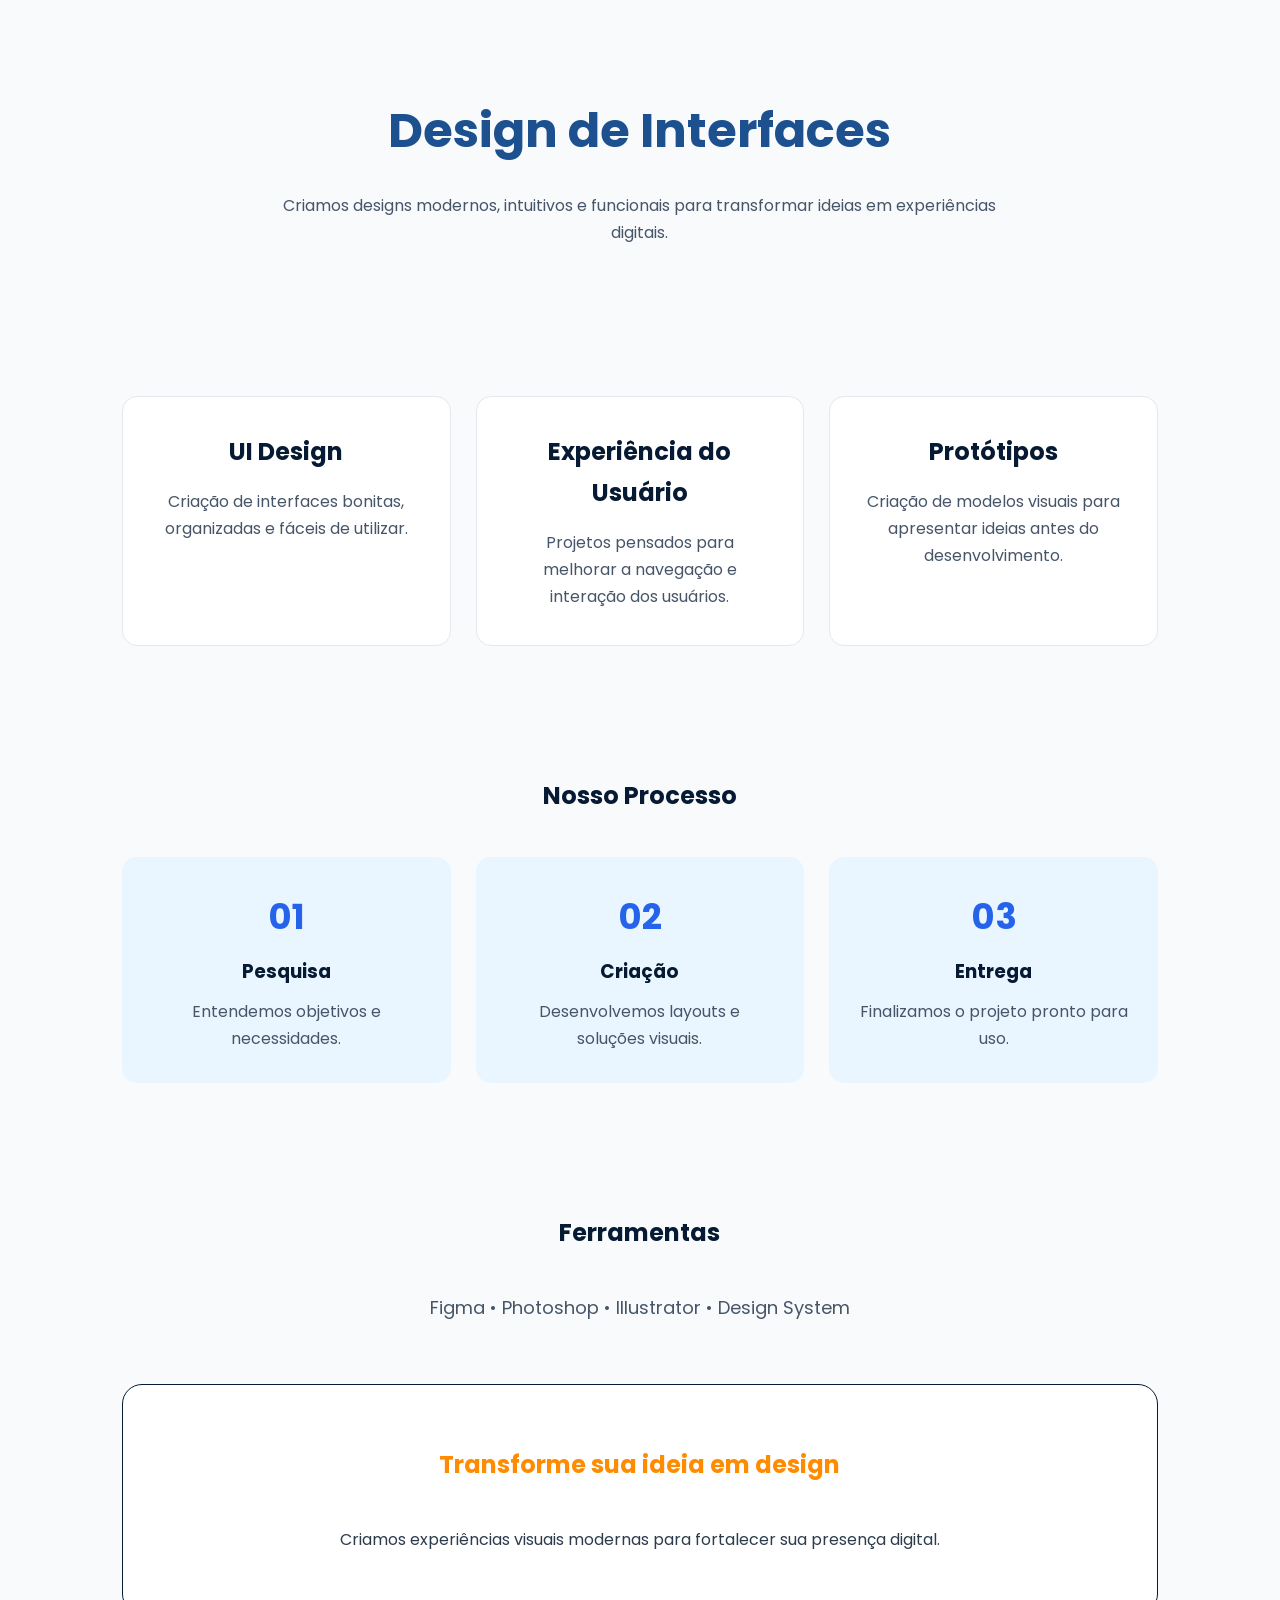
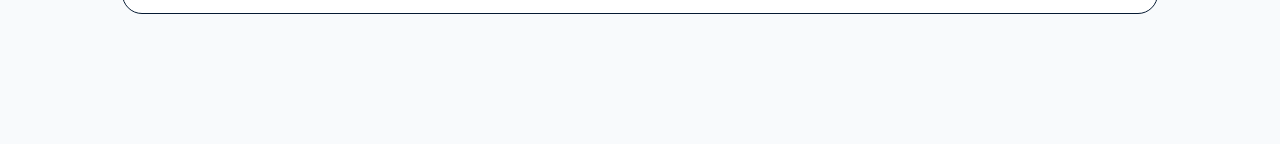
<file: Landing-Page-Portfólio/Landing Page - web site/HTML/Ver-detalhes.html>
<!DOCTYPE html>
<html lang="pt-BR">

<head>

    <meta charset="UTF-8">
    <meta name="viewport" content="width=device-width, initial-scale=1.0">

    <title>Design de Interfaces</title>

    <link rel="stylesheet" href="../CSS/Ver-detalhes.css">

</head>


<body>


<main class="design-page">


    <header class="hero">

        <h1>Design de Interfaces</h1>

        <p>
            Criamos designs modernos, intuitivos e funcionais
            para transformar ideias em experiências digitais.
        </p>

    </header>



    <section class="services">


        <div class="service">

            <h2>UI Design</h2>

            <p>
                Criação de interfaces bonitas, organizadas
                e fáceis de utilizar.
            </p>

        </div>


        <div class="service">

            <h2>Experiência do Usuário</h2>

            <p>
                Projetos pensados para melhorar a navegação
                e interação dos usuários.
            </p>

        </div>


        <div class="service">

            <h2>Protótipos</h2>

            <p>
                Criação de modelos visuais para apresentar
                ideias antes do desenvolvimento.
            </p>

        </div>


    </section>




    <section class="process">

        <h2>Nosso Processo</h2>


        <div class="steps">


            <div>

                <span>01</span>

                <h3>Pesquisa</h3>

                <p>
                    Entendemos objetivos e necessidades.
                </p>

            </div>


            <div>

                <span>02</span>

                <h3>Criação</h3>

                <p>
                    Desenvolvemos layouts e soluções visuais.
                </p>

            </div>


            <div>

                <span>03</span>

                <h3>Entrega</h3>

                <p>
                    Finalizamos o projeto pronto para uso.
                </p>

            </div>


        </div>


    </section>




    <section class="tools">

        <h2>Ferramentas</h2>

        <p>
            Figma • Photoshop • Illustrator • Design System
        </p>

    </section>




    <footer>

        <h2>Transforme sua ideia em design</h2>

        <p>
            Criamos experiências visuais modernas
            para fortalecer sua presença digital.
        </p>

    </footer>


</main>


</body>

</html>
</file>
<file: Landing-Page-Cafeteria/Landing Page - Cafeteria 2/style.css>
* {
    margin: 0;
    padding: 0;
    box-sizing: border-box;
    font-family: "Montserrat", sans-serif;
    text-decoration: none;
    list-style: none;

}

:root {
    --color-1: #622B14;
    --color-2: #995F2F;
    --color-Amarelo: #ee9f00;
    --color-3: #978F66;
    --color-4: #E4D6A9;
    --color-5: #fff;
    --degrade-btn: linear-gradient(#f29447, #d87223);
}

html {
    scroll-behavior: smooth;
}

/* NavBar */

.NavBar .container nav {
    display: flex;
    justify-content: space-between;
    background-color: #1a120c;
}

.NavBar .container .logo {
    background-color: #2c231d;
    font-size: 20px;
    margin: 35px;
    color: var(--color-5);
    padding: 15px 40px;
    border-radius: 20px;
    box-shadow: 1px 1px 5px 5px hsl(24, 45%, 84%);
}

/* GitHub */

.github {
    display: block;
    align-items: center;
    margin: 50px;
}

.github span {
    color: white;
    font-size: 25px;
}

/* Barra de Navegação */

.NavBar .container nav ul {
    display: flex;
    align-items: center;
    gap: 30px;
}

.NavBar .container ul a {
    color: white;
    margin: 30px;
}

.NavBar .container nav ul a:hover {
    color: var(--color-3);
}

/* Main Text */

.Section-Main .container {
    display: flex;
    justify-content: space-between;
    align-items: center;
    background-color: #2c1c12;
}

.Section-Main .container .main-text {
    width: 50%;
    margin: 100px;
    color: white;
}

.Section-Main .container .main-text h2 {
    font-size: 2rem;
    font-family: "Satisfy", cursive;
    margin-bottom: 30px;
    color: var(--color-Amarelo);
}

.Section-Main .container .main-text h1 {
    font-size: 2.5rem;
}

.Section-Main .container .main-text p {
    font-size: 20px;
    margin-top: 40px;
    color: #aba79a;
}

.Section-Main .container .main-text button {
    background: var(--degrade-btn);
    padding: 20px;
    margin-top: 40px;
    color: white;
    border-radius: 30px;
    border: 1.5px solid black;
    cursor: pointer;
}

.Section-Main .container .main-text .botões {
    display: flex;
    gap: 20px;
}


.Section-Main .container .main-img {
    width: 50%;
}

.Section-Main .container .main-img img {
    width: 100%;
}

/* Três Barrinhas */

.menu-icon {
    display: none;
    margin: 50px;
}

/* Bloco de Clientes */

.Bloco-Clientes .container .Clientes {
    display: flex;
    justify-content: space-between;
    align-items: center;
    padding: 40px;
    background-color: #544e2e;
}

.Bloco-Clientes .container h2 {
    font-size: 25px;
    color: white;
}

.Bloco-Clientes .container .Clientes p {
    color: white;
    text-align: center;
    font-size: 20px;
    margin: 20px;
}

/* Cards */

.card-item .container {
    display: flex;
    justify-content: space-between;
    align-items: center;
    gap: 9rem;
    margin-top: 20px;
    padding: 70px;
}

.card-item .container .card {
    padding: 23px;
    border-radius: 20px;
}

.card-item .container .card h2 {
    margin-bottom: 20px;
    font-size: 25px;
}

.card-item .container .card p {
    font-size: 1rem;
}

.card-item .container .card img {
    width: 15%;
    margin-bottom: 10px;
}

.card-item .container .card:hover {
    transition: 0.3s ease-in-out;
    box-shadow: 0px 0.5px 37px 10px var(--color-4);
    cursor: pointer;
}

/* Texto com imagem */

.Text-Img .container {
    display: flex;
    justify-content: space-between;
    align-items: center;
    padding: 50px;
    margin-bottom: 60px;
}


.Text-Img .container .Bloco-img img {
    width: 80%;
    margin: 30px;
    border: 1px solid var(--color-1);
    border-radius: 30px;
}

.Text-Img .container .Bloco-Text {
    width: 100%;
    align-items: center;
    margin-right: 60px;
}

.Text-Img .container .Bloco-Text h2 {
    font-size: 60px;
}

.Text-Img .container .Bloco-Text p {
    font-size: 25px;
    margin-top: 50px;
    color: #363228;
}

.linha {
    background-color: #5c4600;
}

.Titulo-Cardapio .container .Titulo {
    background-color: #202315;
    padding: 50px;
}

.Titulo-Cardapio .container .Titulo h1 {
    background-color: #202315;
    font-size: 50px;
    color: white;
    text-align: center;
    margin-bottom: 20px;
}

.Titulo-Cardapio .container .Titulo p {
    background-color: #202315;
    text-align: center;
    color: white;
}

/* Seção de Promoções */

.Promoções .container {
    background-color: #201811;
    padding: 30px;
}

.Promoções .container .cards:hover {
    transition: 0.3s ease-in-out;
    transform: scale(1.05);
    box-shadow: 0px 0.5px 20px 2px var(--color-4);
}


.Promoções .container .mini-titulo {
    margin: 40px;
    margin-top: 60px;
}

.Promoções .container .mini-titulo h2 {
    font-size: 27px;
    color: #ffffff;
}

.Promoções .container .mini-titulo h1 {
    font-size: 33px;
    color: #d7cfa4;
}

.Promoções .container .Cards {
    display: flex;
    justify-content: space-between;
    align-items: center;
}

.Promoções .container .cards {
    margin: 50px 70px;
    margin-left: 50px;
    margin-top: 70px;
    background-color: #170d04;
    border-radius: 30px;
    padding: 55px;
    border: 5px solid black;
}

.Promoções .container .cards img {
    width: 65%;
    margin: 30px;
    margin-left: 42.5px;
    margin-bottom: 50px;
}

.Promoções .container .cards p {
    text-align: center;
    color: #7b7a71;
    font-size: 20px;
    margin-bottom: 27px;
}

.Promoções .container .cards h2 {
    text-align: center;
    margin-bottom: 27px;
    font-size: 30px;
    color: #fffce9;
}

.Promoções .container .cards li {
    text-align: center;
    padding: 20px;
}

.Promoções .container .cards button {
    background-color: #825f41;
    padding: 25px;
    border: 4px solid black;
    border-radius: 30px;
    color: #ece5c2;
    font-size: 20px;
    cursor: pointer;
}

/* Bloco 1 Cardápio */

.Bloco-cardapio1 {
    background: #2e3524;
    padding: 70px;
}

.Bloco-cardapio1 .container .card-1 {
    display: flex;
    justify-content: space-between;
    align-items: center;
}

.Bloco-cardapio1 .container .card-1 {
    background-color: #575e4f;
    margin: 30px;
    border: 2px solid #170d04;
    border-radius: 40px;
    padding: 35px;
    color: rgb(255, 255, 255);
}

.Bloco-cardapio1 .container .card-1:hover {
    transition: 0.3s ease;
    box-shadow: 0px 0px 3px 3px #505a2d;
    transform: scale(1.02);
}

.Bloco-cardapio1 .container .card-1 h1 {
    font-size: 40px;
    font-family: Georgia, 'Times New Roman', Times, serif;
}

.Bloco-cardapio1 .container .card-1 p {
    font-size: 15px;
}

.Bloco-cardapio1 .container .card-1 .p1 {
    font-size: 30px;
    font-weight: 800;
}

.Bloco-cardapio1 .container .card-1 button {
    background: var(--degrade-btn);
    padding: 20px;
    margin: 23px;
    border: 1.5px solid black;
    border-radius: 30px;
    color: white;
    cursor: pointer;
}

/* Bloco de WhatsApp */

.Bloco-WhatsApp .container {
    display: flex;
    justify-content: center;
    align-items: center;
    background: #392413;
    padding: 100px;
    margin-top: 70px;
    margin: 70px;
    border: 3px solid #170d04;
    border-radius: 100px;
}

.Bloco-WhatsApp .container .WhatsApp h1 {
    text-align: center;
    font-size: 55px;
    color: white;
}

.Bloco-WhatsApp ,.container .WhatsApp p {
    text-align: center;
    font-size: 18px;
    margin-top: 13px;
    color: white;
    margin: 20px;
}

.Bloco-WhatsApp .container .WhatsApp button {
    margin-top: 50px;
    padding: 20px;
    background: var(--degrade-btn);
    color: white;
    border: none;
    border-radius: 30px;
    cursor: pointer;
}

.footer{
    background: #181510;
    color: #fff;
    padding-top: 70px;
}

.footer-container{
    width: 90%;
    max-width: 1300px;
    margin: auto;
    display: grid;
    grid-template-columns: repeat(auto-fit,minmax(230px,1fr));
    gap: 50px;
}

.footer-col h2{
    color: var(--color-Amarelo);
    margin-bottom: 20px;
}

.footer-col h3{
    color: var(--color-Amarelo);
    margin-bottom: 20px;
}

.footer-col p{
    color: #d8d8d8;
    line-height: 1.8;
    margin-bottom: 12px;
    font-weight: 650;
}

.footer-col span{
    display: block;
    color: #bdbdbd;
    margin-bottom: 15px;
}

.footer-col a{
    display: block;
    color: #d8d8d8;
    text-decoration: none;
    margin-bottom: 12px;
}

.footer-col a:hover{
    color: #ff9800;
}

.footer-copy{
    margin-top: 60px;
    padding: 25px;
    text-align: center;
    border-top: 1px solid rgba(255,255,255,.15);
    color: #bdbdbd;
}

/* Fim do Bloco 1 Cardápio */

.payment-body {
    background: linear-gradient(135deg, #2c1c12, #5a341c);
    min-height: 100vh;
    display: flex;
    align-items: center;
    justify-content: center;
    padding: 30px;
}

.payment-page {
    width: 100%;
    max-width: 1100px;
}

.payment-card {
    display: grid;
    grid-template-columns: 1.1fr 1fr;
    background: #fff;
    border-radius: 24px;
    overflow: hidden;
    box-shadow: 0 20px 50px rgba(0, 0, 0, 0.25);
}

.payment-summary {
    background: #201811;
    color: #fff;
    padding: 40px;
}

.payment-summary .eyebrow {
    text-transform: uppercase;
    letter-spacing: 0.2em;
    color: #f4c36b;
    font-size: 0.8rem;
    margin-bottom: 12px;
}

.payment-summary h1 {
    font-size: 2rem;
    margin-bottom: 12px;
}

.payment-summary p {
    color: #e7dcc6;
    line-height: 1.6;
}

.summary-box {
    margin-top: 30px;
    padding: 20px;
    background: rgba(255,255,255,0.08);
    border-radius: 16px;
}

.summary-box h2 {
    margin-bottom: 12px;
    color: #f4c36b;
}

.summary-box p {
    margin-bottom: 8px;
}

.back-link {
    display: inline-block;
    margin-top: 24px;
    color: #f4c36b;
    font-weight: 600;
}

.payment-form {
    padding: 40px;
    display: flex;
    flex-direction: column;
    gap: 16px;
}

.payment-form label {
    display: flex;
    flex-direction: column;
    gap: 8px;
    font-weight: 600;
    color: #4b3624;
}

.payment-form input,
.payment-form select {
    padding: 12px 14px;
    border: 1px solid #d8ccb4;
    border-radius: 10px;
    font-size: 1rem;
}

.payment-form button {
    margin-top: 10px;
    padding: 14px;
    border: none;
    border-radius: 10px;
    background: linear-gradient(#f29447, #d87223);
    color: white;
    cursor: pointer;
    font-size: 1rem;
    font-weight: 700;
}

.success-message {
    display: none;
    margin-top: 8px;
    color: #2e7d32;
    font-weight: 600;
}

@media (max-width: 960px) {
    .payment-card {
        grid-template-columns: 1fr;
    }

    .menu-icon {
        display: block;
    }

    ul {
        position: fixed;
        background: red;
        top: 0;
        width: 100%;
        left: 100%;
    }

    .NavBar .container .logo {
        padding: 20px;
    }

    .github {
        display: none;
    }

    .Section-Main .container {
        flex-direction: column;
    }

    .Section-Main .container .main-text h2 {
        text-align: center;
    }

    .Section-Main .container .main-text h1 {
        width: 100%;
        text-align: center;
    }

    .Section-Main .container .main-text p {
        width: 100%;
        text-align: center;
    }

    .Section-Main .container .main-img img {
        width: 100%;
        text-align: center;
        margin-top: -50px;
    }

    .Bloco-Clientes .container .Clientes {
        flex-direction: column;
        text-align: center;
    }

    .Bloco-Clientes .container .Clientes p {
        margin-top: 50px;
    }

    .card-item .container {
        flex-direction: column;
        padding: 10px;
    }

    .Text-Img .container {
        flex-direction: column;
        align-items: center;
    }

    .Text-Img .container .Bloco-img {
        width: 100%;
        text-align: center;
    }

    .Text-Img .container .Bloco-Text {
        text-align: center;
        margin: 30px;
    }

    .Promoções .container .Cards {
        flex-direction: column;
    }

    .Promoções .container .cards {
        margin: 30px;
    }

    .Promoções .container .mini-titulo {
        margin: 65px;
        text-align: center;
    }

    .Promoções .container .mini-titulo h2 {
        text-align: center;
        margin-bottom: 35px;
    }

    .Promoções .container .cards img {
        margin-left: 35px;
    }

    .Titulo-Cardapio .container .Titulo h1 {
        text-align: center;
    }

    .Bloco-cardapio1 .container {
        margin-top: -100px;
    }

    .Bloco-cardapio1 .container .card-1 {
        flex-direction: column;
        margin: -45px;
        padding: 100px;
        margin-top: 70px;
    }

    .Bloco-cardapio1 .container .card-1 h1 {
        text-align: center;
        margin: 30px;
        margin-top: 20px;
    }

    .Bloco-cardapio1 .container .card-1 p {
        text-align: center;
        margin-top: -10px;
    }

    .Bloco-cardapio1 .container .card-1 .p1 {
        margin-top: 45px;
    }

    .Bloco-cardapio1 .container .card-1 button {
        margin-top: 30px;
        padding: 20px 30px;
    }

    .Bloco-WhatsApp .container {
        margin: 25px;
        margin-top: 50px;
    }

    .Bloco-WhatsApp .container .WhatsApp p {
        text-align: center;
        margin-top: 60px;
    }
}
</file>
<file: Landing-Page-Portfólio/Landing Page - web site/style.css>
* {
    margin: 0;
    padding: 0;
    box-sizing: border-box;
    text-decoration: none;
    transition: 0.2 linear;
    list-style: none;
    font-family: 'Poppins', sans-serif;
}

html {
    scroll-behavior: smooth;
}

:root {
    --color-one: #000000;
    --color-two: #161E54;
    --color-tree: #FE7F2D;
    --color-four: #BBE0EF;
    --degrade-btn1: linear-gradient(#FE7F2D, #FF5C00);
    --degrade-btn2: linear-gradient(#BBE0EF);
}

.background_color {
    background: var(--color-two);
}

.btn-gradient {
    padding: 10px 20px;
    color: #EAECF0;
    border: none;
    cursor: pointer;
    background-image: var(--degrade-btn1);
}

.Container {
    max-width: 1440px;
    padding: 0 5%;
    margin: 0 auto;
    border-radius: 40px;
}

section,
footer {
    padding: 2.7rem 0;
}

nav {
    display: flex;
    justify-content: space-between;
    align-items: center;
    padding: 30px 0;
}

.logo {
    color: #EAECF0;
    font-weight: bold;
    font-size: 30px;
    background-color: #0d0e45;
    padding: 10px 30px;
    border-radius: 20px;
    box-shadow: 0px 2px 3px 4px #BBE0EF;
    margin-right: 20px;
}

.ul {
    display: flex;
    align-items: center;
}

.ul li {
    margin: 0 35px;
}

.ul li a {
    color: white;
}

main .Container {
    display: flex;
    align-items: center;
    justify-content: space-between;
    margin-top: 50px;
    gap: 10%;
    background: #192359;

}

.main-text {
    width: 50%;
    color: white;
}

.main-text a {
    color: white;
}

.main-text h1 {
    font-size: 4rem;

}

.main-text h2 {
    margin-top: 30px;
}

.main-text div {
    display: flex;
    align-items: center;
    margin-top: 20px;
}

.main-img {
    width: 50%;
}

.main-img img {
    width: 100%;
    margin-bottom: 60px;
}

/* menu icon */
.menu-icon {
    display: none;
    position: relative;
    z-index: 10;
}

.resultados {
    background: var(--color-tree);
}

.resultados .Container {
    display: flex;
    align-items: center;
    justify-content: space-between;
}

.resultados .resultados-texto {
    color: white;
    font-size: 1.6rem;
    font-weight: 600;
    width: 50%;
}

.resultados .resultados-numero {
    display: flex;
    align-items: center;
    justify-content: center;
    color: white;
}

.resultados .resultados-numero p {
    text-align: center;
    margin: 0 30px;
    font-size: 20px;
}

.resultados .resultados-numero p span {
    font-size: 30px;
    font-weight: 600;
}

.diferenciais .Container {
    display: flex;
    justify-content: space-between;
    margin: 30px auto;
}

.diferenciais .card {
    width: 30%;
    cursor: pointer;
    padding: 30px;
    border-radius: 15px;
    transition: 0.3s;
}

.diferenciais .card:hover {
    box-shadow: 0px 10px 67px 8px var(--color-four);
}

.diferenciais .card img {
    width: 60px;
}

.diferenciais .card .titulo {
    margin: 13px 0;
    font-weight: 600;
}

.computador .Container {
    display: flex;
    align-items: center;
}

.computador .computador-img {
    width: 50%;
}

.computador .computador-img img {
    width: 100%;
    border-radius: 10px;
}

.computador .computador-text {
    width: 50%;
    padding: 90px;
}

.computador .computador-text h2 {
    font-size: 2.5em;
}

.computador .computador-text p {
    margin: 20px 0;
    color: rgb(145, 144, 144);
}

.computador .computador-text p b {
    color: var(--color-one);
    font-size: 25px;
}

.melhores-soluções {
    margin-top: 20px;
}

.melhores-soluções .azul {
    font-size: 24px;
    font-weight: 600;
    color: #065dae
}

.melhores-soluções h2 {
    font-size: 2.5rem;
}

.melhores-soluções .cards {
    display: flex;
    justify-content: space-between;
    margin-top: 50px;
}

.melhores-soluções .cards .card-item {
    width: 30%;
    text-align: center;
    padding: 30px 0;
    border-radius: 20px;
    box-shadow: 0px 35px 97px -15px rgba(0, 0, 0, 0.08);
}

.melhores-soluções .cards img {
    width: 80px;
}

.melhores-soluções .cards .Text-abaixoimg {
    margin: 15px;
    color: rgb(145, 144, 144);
}

.melhores-soluções .cards .nome-card {
    font-size: 30px;
    font-weight: 500;
}

.melhores-soluções .cards .endtext {
    color: rgb(145, 144, 144);
    margin-top: 15px;
}

.melhores-soluções .cards button {
    padding: 10px 20px;
    color: white;
    background-color: var(--color-tree);
    border-radius: 20px;
    border: none;
    margin-top: 15px;
}

.melhores-soluções .cards a {
    color: #ffffff;
}

.bloco-email {
    margin-top: 50px;
    background-color: var(--color-tree);
}

.bloco-email .box-email {
    text-align: center;
    padding: 30px;
    margin: 20px;
    border: 2.5px solid var(--color-two);
    border-radius: 30px;
    background-image: var(--degrade-btn2);
    background-repeat: no-repeat;
    background-size: cover;
    background-position: center;
}

.bloco-email .box-email h2 {
    font-size: 2.15rem;
    color: rgb(0, 0, 0);
    margin-bottom: 20px;
}

.bloco-email .box-email p {
    margin: 13px 0;
    margin-bottom: 30px;
}

.bloco-email .box-email input {
    width: 35%;
    padding: 15px;
    border-radius: 15px;
    border: none;
    outline: none;
    color: #000000;
    background-color: #ffffffd3;
}

.bloco-email .box-email button {
    font-size: 15px;
    padding: 15px ;
    outline: none;
    border: none;
    border-radius: 14px;
    color: white;
    background-color: hsl(210, 88%, 33%);
    cursor: pointer;
}

.bloco-email .box-email a {
    color: white;
}

footer {
    background-color: var(--color-two );    
}

footer .Container {
    display: flex;
    color: white;
}

footer .Container ul {
    width: 25%;
}

footer .Container h3 {
    margin-bottom: 16px;
    font-weight: 600;
}

footer .Container .rede-sociais img {
    margin-right: 10px;
}

footer .Container ul > p {
    margin-bottom: 40px;
}

footer .Container li {
    margin: 15px 0;
}

footer .Container a {
    color: white;
}
/* responsivo */

@media (max-width: 960px) {
    .menu-icon {
        display: block;
    }

    .ul {
        position: fixed;
        background: rgb(22, 22, 73);
        top: 0;
        width: 100%;
        height: 100%;
        left: 100%;
        transition: 1s;
        flex-direction: column;
        justify-content: space-between;
    }

    .ul li {
        font-size: 20px;
        margin: 20px 0;
    }

    .ul.ativo {
        left: 0;
    }

    main .Container {
        flex-direction: column;
    }

    main .Container .main-img,
    main .Container .main-text {
        width: 100%;
        text-align: center;
    }

    main .Container .main-text h1 {
        font-size: 3rem;
    }

    main .Container .main-text div {
        justify-content: center;
    }

    .resultados .Container {
        flex-direction: column;
    }

    .resultados .resultados-texto,
    .resultados .resultados-numero {
        width: 100%;
        text-align: center;
    }

    .resultados-numero {
        margin-top: 30px;
    }

    .diferenciais .Container {
        flex-direction: column;
    }

    .diferenciais .card {
        width: 100%;
    }

    .computador .Container {
        flex-direction: column-reverse;
    }

    .computador .computador-text,
    .computador .computador-img {
        width: 100%;
        text-align: center;
        padding: 0;
    }

    .melhores-soluções .cards {
        flex-direction: column;
    }

    .melhores-soluções .cards .card-item {
        width: 100%;
        margin-top: 50px;
    }

    .bloco-email .box-email h2 {
        font-size: 2rem;
    }

    .bloco-email .box-email input {
        width: 90%;
    }

    .bloco-email .box-email button a {
        width: 50%;
        margin-top: 20px;
    }

    footer .Container {
        flex-direction: column;
    }

    footer .Container ul {
        width: 100%;
        margin-bottom: 30px;
    }
}

@media (max-width:440px) {
    .resultados .resultados-numero {
        flex-direction: column;
    }

    main .container .main-text h1 {
        font-size: 3rem;
    }
}
</file>
<file: currículo.css>
* {
    margin:  5px;
    padding: 0;
    box-sizing: border-box;
    height: 100vh;
    text-align: center; 
    background-color: rgb(3, 25, 56);
}

img {
    border: 3px solid rgb(0, 0, 38);
    border-radius: 10px;
}
</file>
<file: Landing-Page-Portfólio/Landing Page - web site/CSS/explorar.css>
* {
    margin: 0;
    padding: 0;
    box-sizing: border-box;
    font-family: Arial, Helvetica, sans-serif;
}


body {

    background-color: #061a33;
    color: white;

}


.explore-container {

    width: 90%;
    max-width: 1000px;
    margin: auto;
    padding: 50px 0;

}


/* Introdução */

.intro {

    text-align: center;
    margin-bottom: 50px;

}


.intro h1 {

    color: #ff8c00;
    font-size: 36px;
    margin-bottom: 20px;

}


.intro p {

    color: white;
    font-size: 18px;
    line-height: 1.6;

}



/* Blocos de conteúdo */

.content-section {

    background-color: #0b2748;

    padding: 30px;

    margin-bottom: 45px;

    border: 2px solid #ff8c00;

    border-radius: 10px;

}



.content-section:hover {

    background-color: #10385f;

    border-color: white;

}



/* Títulos */

.content-section h2 {

    color: #ff8c00;

    font-size: 25px;

    margin-bottom: 15px;

}



/* Textos */

.content-section p {

    color: white;

    font-size: 17px;

    line-height: 1.6;

}



/* Lista */

.content-section ul {

    list-style: none;

}


.content-section li {

    color: white;

    margin-bottom: 10px;

}



/* Tecnologias */

.technologies {

    display: flex;

    flex-wrap: wrap;

    gap: 12px;

}


.technologies span {

    background-color: #ff8c00;

    color: #061a33;

    padding: 10px 18px;

    border-radius: 5px;

    font-weight: bold;

}



/* Responsividade */

@media (max-width: 768px) {


    .explore-container {

        width: 95%;

        padding: 30px 0;

    }


    .intro h1 {

        font-size: 28px;

    }


    .intro p {

        font-size: 16px;

    }


    .content-section {

        padding: 20px;

        margin-bottom: 30px;

    }


    .content-section h2 {

        font-size: 22px;

    }


    .technologies {

        justify-content: center;

    }


}
</file>
<file: Landing-Page-Portfólio/Landing Page - web site/CSS/peça-agora.css>
/* ===========================
   GOOGLE FONT
=========================== */
@import url('https://fonts.googleapis.com/css2?family=Poppins:wght@300;400;500;600;700&display=swap');

/* ===========================
   RESET
=========================== */
* {
    margin: 0;
    padding: 0;
    box-sizing: border-box;
}

html {
    scroll-behavior: smooth;
}

body {
    font-family: 'Poppins', sans-serif;
    background: #0F172A;
    color: #fff;
    line-height: 1.7;
}

/* ===========================
   CONTAINER
=========================== */

section,
header,
footer {
    width: 90%;
    max-width: 1200px;
    margin: auto;
}

/* ===========================
   HERO
=========================== */

.hero {
    text-align: center;
    padding: 90px 0 70px;
}

.hero h1 {
    font-size: 3rem;
    margin-bottom: 20px;
}

.hero p {
    max-width: 750px;
    margin: auto;
    color: #CBD5E1;
    font-size: 1.05rem;
}

/* ===========================
   TITULOS
=========================== */

section h2 {
    text-align: center;
    font-size: 2rem;
    margin-bottom: 45px;
}

/* ===========================
   CARDS
=========================== */

.cards {

    display: grid;
    grid-template-columns: repeat(auto-fit, minmax(260px, 1fr));
    gap: 25px;

}

.card {

    background: #1E293B;
    padding: 30px;
    border-radius: 15px;
    transition: .3s;
    border: 1px solid rgba(255, 255, 255, .05);

}

.card:hover {

    transform: translateY(-8px);

    border-color: #3B82F6;

}

.card h3 {

    margin-bottom: 15px;

    color: #60A5FA;

}

.card p {

    color: #CBD5E1;

}

/* ===========================
   SEÇÕES
=========================== */

.servicos,
.processo,
.beneficios,
.formulario,
.final {

    padding: 70px 0;

}

/* ===========================
   FORMULÁRIO
=========================== */

form {

    display: flex;
    flex-direction: column;
    gap: 20px;

    max-width: 750px;

    margin: auto;

}

input,
select,
textarea {

    padding: 16px;

    border: none;

    border-radius: 10px;

    background: #1E293B;

    color: white;

    outline: none;

    font-size: 15px;

}

input::placeholder,
textarea::placeholder {

    color: #94A3B8;

}

textarea {

    resize: vertical;

}

/* ===========================
   BOTÃO
=========================== */

button,
.final a {

    background: #2563EB;

    color: white;

    border: none;

    border-radius: 10px;

    padding: 16px;

    font-size: 16px;

    font-weight: 600;

    cursor: pointer;

    transition: .3s;

    text-decoration: none;

    display: inline-block;

}

button:hover,
.final a:hover {

    background: #1D4ED8;

    transform: translateY(-3px);

}

/* ===========================
   BENEFÍCIOS
=========================== */

.beneficios ul {

    list-style: none;

    display: grid;

    grid-template-columns: repeat(auto-fit, minmax(250px, 1fr));

    gap: 20px;

}

.beneficios li {

    background: #1E293B;

    padding: 18px;

    border-radius: 10px;

}

/* ===========================
   CTA FINAL
=========================== */

.final {

    text-align: center;

}

.final p {

    max-width: 700px;

    margin: 20px auto 40px;

    color: #CBD5E1;

}

/* ===========================
   FOOTER
=========================== */

footer {

    padding: 35px 0;

    border-top: 1px solid rgba(255, 255, 255, .08);

    text-align: center;

    color: #94A3B8;

}

/* ===========================
   RESPONSIVO
=========================== */

@media(max-width:768px) {

    .hero {

        padding: 60px 0;

    }

    .hero h1 {

        font-size: 2.2rem;

    }

    section h2 {

        font-size: 1.7rem;

    }

}
</file>
<file: Landing-Page-Portfólio/Landing Page - web site/CSS/Saiba-mais.css>
/* ===========================
   GOOGLE FONT
=========================== */

@import url('https://fonts.googleapis.com/css2?family=Poppins:wght@300;400;500;600;700&display=swap');



* {

    margin: 0;
    padding: 0;
    box-sizing: border-box;

}



body {

    font-family: 'Poppins', sans-serif;

    background: #F8FAFC;

    color: #0F172A;

    line-height: 1.7;

}



.projects-page,
section,
header,
footer {

    width: 90%;

    max-width: 1200px;

    margin: auto;

}



/* HERO */

.hero {

    text-align: center;

    padding: 90px 0 60px;

}



.hero h1 {

    font-size: 3rem;

    color: #061A33;

    margin-bottom: 20px;

}



.hero p {

    max-width: 700px;

    margin: auto;

    color: #475569;

}



/* PROJETOS */


.projects {

    display: grid;

    grid-template-columns: repeat(auto-fit,minmax(280px,1fr));

    gap: 30px;

    padding: 50px 0;

}



.project-card {

    background: white;

    padding: 35px;

    border-radius: 15px;

    text-align: center;

    border: 1px solid #E2E8F0;

}



.project-card:hover {

    border-color: #38BDF8;

}



.project-card h2 {

    color: #061A33;

    margin-bottom: 15px;

}



.project-card p {

    color: #475569;

    margin-bottom: 20px;

}



.project-card span {

    color: #FF8C00;

    font-weight: 600;

}



/* TECNOLOGIAS */


.technologies {

    text-align: center;

    padding: 60px 0;

    border-top: 1px solid #E2E8F0;

}



.technologies h2 {

    color: #061A33;

    margin-bottom: 20px;

}



.technologies p {

    color: #475569;

}



/* FOOTER */


footer {

    background: #fdfdfd;

    text-align: center;

    padding: 60px 20px;

    border: 1px solid #061A33;

    border-radius: 20px;

    margin-bottom: 130px;

}



footer h2 {

    color: #FF8C00;

}



footer p {

    color: #2a313a;

}



/* RESPONSIVO */


@media(max-width:768px){


    .hero {

        padding: 60px 0;

    }



    .hero h1 {

        font-size: 2.2rem;

    }



    .projects {

        grid-template-columns: 1fr;

    }


}
</file>
<file: Landing-Page-Portfólio/Landing Page - web site/CSS/Solicitar-Serviço.css>
/* ===========================
   GOOGLE FONT
=========================== */

@import url('https://fonts.googleapis.com/css2?family=Poppins:wght@300;400;500;600;700&display=swap');



/* ===========================
   RESET
=========================== */

* {

    margin: 0;
    padding: 0;
    box-sizing: border-box;

}



body {

    font-family: 'Poppins', sans-serif;

    background: #F8FAFC;

    color: #0F172A;

    line-height: 1.7;

}



/* ===========================
   CONTAINER
=========================== */


.maintenance-page,
section,
header,
footer {

    width: 90%;

    max-width: 1200px;

    margin: auto;

}



/* ===========================
   HERO
=========================== */


.hero {

    text-align: center;

    padding: 90px 0 70px;

}



.hero h1 {

    font-size: 3rem;

    color: #061A33;

    margin-bottom: 20px;

}



.hero p {

    max-width: 750px;

    margin: auto;

    color: #475569;

    font-size: 1.05rem;

}



/* ===========================
   BOTÃO
=========================== */


.btn {

    display: inline-block;

    margin-top: 30px;

    padding: 15px 35px;

    background: #FF8C00;

    color: white;

    text-decoration: none;

    border-radius: 10px;

    font-weight: 600;

}



.btn:hover {

    background: #2563EB;

}



/* ===========================
   SERVIÇOS
=========================== */


.services {

    display: grid;

    grid-template-columns: repeat(auto-fit,minmax(280px,1fr));

    gap: 25px;

    padding: 60px 0;

}



.service-item {

    background: white;

    padding: 35px;

    border-radius: 15px;

    border: 1px solid #2c3138;

}



.service-item:hover {

    border-color: #38BDF8;

}



.service-item h2 {

    color: #061A33;

    margin-bottom: 15px;

}



.service-item p {

    color: #475569;

}



/* ===========================
   PROCESSO
=========================== */


.process {

    padding: 70px 0;

}



.process h2,
.tools h2,
footer h2 {

    text-align: center;

    color: #061A33;

    margin-bottom: 40px;

}



.steps {

    display: grid;

    grid-template-columns: repeat(auto-fit,minmax(220px,1fr));

    gap: 25px;

}



.steps div {

    background: #EAF6FF;

    padding: 30px;

    text-align: center;

    border-radius: 15px;

    border: 1px solid #cbe3ef;

}



.steps span {

    display: block;

    color: #2563EB;

    font-size: 35px;

    font-weight: bold;

    margin-bottom: 10px;

}



.steps h3 {

    color: #061A33;

}



.steps p {

    color: #475569;

}



/* ===========================
   SERVIÇOS REALIZADOS
=========================== */


.tools {

    padding: 70px 0;

    text-align: center;

    border-top: 1px solid #E2E8F0;

}



.tools p {

    color: #475569;

    font-size: 18px;

}



/* ===========================
   FINAL
=========================== */


footer {

    padding: 60px 0;

    text-align: center;

    background: white;

    border: 1px solid #666b72;

    border-radius: 15px;

    margin-bottom: 130px;

}


footer h2 {

    color: #FF8C00;

}



footer p {

    color: #4f5763;

}



/* ===========================
   RESPONSIVO
=========================== */


@media(max-width:768px){


    .maintenance-page,
    section,
    header,
    footer {

        width: 95%;

    }



    .hero {

        padding: 60px 0;

    }



    .hero h1 {

        font-size: 2.2rem;

    }



    .services,
    .steps {

        grid-template-columns: 1fr;

    }



}
</file>
<file: Landing-Page-Portfólio/Landing Page - web site/CSS/Ver-detalhes.css>
@import url('https://fonts.googleapis.com/css2?family=Poppins:wght@300;400;500;600;700&display=swap');


* {

    margin: 0;
    padding: 0;
    box-sizing: border-box;

}


body {

    font-family: 'Poppins', sans-serif;

    background: #F8FAFC;

    color: #204cb3;

    line-height: 1.7;

}



.design-page,
section,
header,
footer {

    width: 90%;

    max-width: 1200px;

    margin: auto;

}



/* HERO */

.hero {

    text-align: center;

    padding: 90px 0;

}


.hero h1 {

    color: #1d508e;

    font-size: 3rem;

    margin-bottom: 20px;

}


.hero p {

    max-width: 750px;

    margin: auto;

    color: #475569;

}


/* SERVIÇOS */

.services {

    display: grid;

    grid-template-columns: repeat(auto-fit,minmax(280px,1fr));

    gap: 25px;

    padding: 60px 0;

}



.service {

    background: white;

    padding: 35px;

    border-radius: 15px;

    border: 1px solid #E2E8F0;

    text-align: center;

}



.service:hover {

    border-color: #38BDF8;

}



.service h2 {

    color: #061A33;

    margin-bottom: 15px;

}



.service p {

    color: #475569;

}



/* PROCESSO */

.process {

    padding: 70px 0;

    text-align: center;

}



.process h2,
.tools h2,
footer h2 {

    text-align: center;

    color: #061A33;

    margin-bottom: 40px;

}



.steps {

    display: grid;

    grid-template-columns: repeat(auto-fit,minmax(220px,1fr));

    gap: 25px;

}



.steps div {

    background: #EAF6FF;

    padding: 30px;

    text-align: center;

    border-radius: 15px;

}



.steps span {

    color: #2563EB;

    font-size: 35px;

    font-weight: bold;

}



.steps h3 {

    color: #061A33;

    margin: 10px 0;

}



.steps p {

    color: #475569;

}



/* FERRAMENTAS */

.tools {

    padding: 60px 0;

    text-align: center;

}



.tools p {

    color: #475569;

    font-size: 18px;

}



/* FINAL */

footer {

    background: #ffffff;

    border: 1px solid #061A33;

    border-radius: 20px;

    margin-bottom: 130px;

    padding: 60px 20px;

    text-align: center;

}



footer h2 {

    color: #FF8C00;

}



footer p {

    color: #2d3c4d;

}



/* RESPONSIVO */

@media(max-width:768px){


    .hero {

        padding: 60px 0;

    }


    .hero h1 {

        font-size: 2.2rem;

    }


    .hero p {

        font-size: 16px;

    }


    .services,
    .steps {

        grid-template-columns: 1fr;

    }

}
</file>
